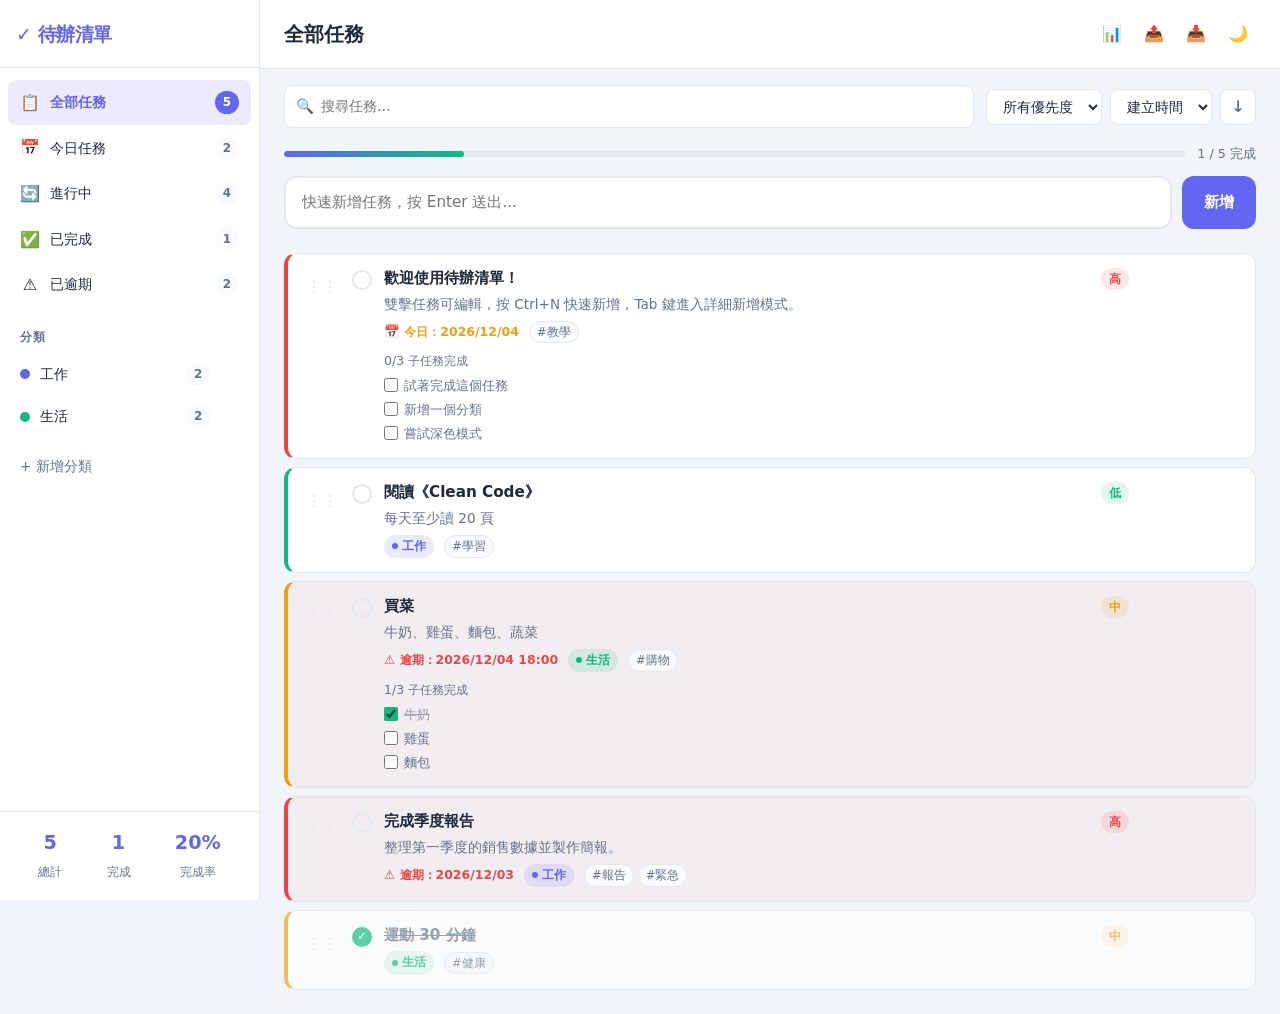
<file: index.html>
<!DOCTYPE html>
<html lang="zh-TW" data-theme="light">
<head>
    <meta charset="UTF-8">
    <meta name="viewport" content="width=device-width, initial-scale=1.0">
    <title>待辦清單</title>
    <link rel="stylesheet" href="styles.css">
</head>
<body>
    <div class="app">
        <!-- 側邊欄 -->
        <aside class="sidebar" id="sidebar">
            <div class="sidebar-header">
                <h1 class="logo">✓ 待辦清單</h1>
                <button class="sidebar-toggle" id="sidebarToggle" aria-label="關閉選單">✕</button>
            </div>

            <nav class="sidebar-nav">
                <ul class="nav-list">
                    <li class="nav-item active" data-filter="all">
                        <span class="nav-icon">📋</span>
                        <span class="nav-label">全部任務</span>
                        <span class="nav-count" id="countAll">0</span>
                    </li>
                    <li class="nav-item" data-filter="today">
                        <span class="nav-icon">📅</span>
                        <span class="nav-label">今日任務</span>
                        <span class="nav-count" id="countToday">0</span>
                    </li>
                    <li class="nav-item" data-filter="active">
                        <span class="nav-icon">🔄</span>
                        <span class="nav-label">進行中</span>
                        <span class="nav-count" id="countActive">0</span>
                    </li>
                    <li class="nav-item" data-filter="completed">
                        <span class="nav-icon">✅</span>
                        <span class="nav-label">已完成</span>
                        <span class="nav-count" id="countCompleted">0</span>
                    </li>
                    <li class="nav-item" data-filter="overdue">
                        <span class="nav-icon">⚠️</span>
                        <span class="nav-label">已逾期</span>
                        <span class="nav-count" id="countOverdue">0</span>
                    </li>
                </ul>

                <div class="nav-section-title">分類</div>
                <ul class="nav-list" id="categoryList">
                    <!-- 動態生成 -->
                </ul>

                <button class="add-category-btn" id="addCategoryBtn">+ 新增分類</button>
            </nav>

            <div class="sidebar-footer">
                <div class="stats-mini">
                    <div class="stat-mini-item">
                        <span id="statTotal">0</span>
                        <small>總計</small>
                    </div>
                    <div class="stat-mini-item">
                        <span id="statDone">0</span>
                        <small>完成</small>
                    </div>
                    <div class="stat-mini-item">
                        <span id="statRate">0%</span>
                        <small>完成率</small>
                    </div>
                </div>
            </div>
        </aside>

        <!-- 主內容 -->
        <main class="main">
            <!-- 頂部工具列 -->
            <header class="topbar">
                <div class="topbar-left">
                    <button class="menu-btn" id="menuBtn" aria-label="開啟選單">☰</button>
                    <h2 class="current-view" id="currentViewTitle">全部任務</h2>
                </div>
                <div class="topbar-right">
                    <button class="icon-btn" id="statsBtn" title="統計">📊</button>
                    <button class="icon-btn" id="exportBtn" title="匯出">📤</button>
                    <button class="icon-btn" id="importBtn" title="匯入">📥</button>
                    <button class="icon-btn" id="themeBtn" title="切換主題">🌙</button>
                    <input type="file" id="importFile" accept=".json" style="display:none">
                </div>
            </header>

            <!-- 搜尋與篩選列 -->
            <div class="filter-bar">
                <div class="search-box">
                    <span class="search-icon">🔍</span>
                    <input type="text" id="searchInput" placeholder="搜尋任務..." class="search-input">
                    <button class="clear-search" id="clearSearch">✕</button>
                </div>
                <div class="filter-controls">
                    <select class="filter-select" id="priorityFilter">
                        <option value="">所有優先度</option>
                        <option value="high">🔴 高</option>
                        <option value="medium">🟡 中</option>
                        <option value="low">🟢 低</option>
                    </select>
                    <select class="filter-select" id="sortSelect">
                        <option value="created">建立時間</option>
                        <option value="dueDate">截止日期</option>
                        <option value="priority">優先度</option>
                        <option value="title">名稱</option>
                    </select>
                    <button class="icon-btn sort-dir-btn" id="sortDirBtn" title="排序方向">↓</button>
                </div>
            </div>

            <!-- 進度條 -->
            <div class="progress-section">
                <div class="progress-bar-wrap">
                    <div class="progress-bar-fill" id="progressFill"></div>
                </div>
                <span class="progress-label" id="progressLabel">0 / 0 完成</span>
            </div>

            <!-- 快速新增 -->
            <div class="quick-add">
                <input type="text" id="quickAddInput" placeholder="快速新增任務，按 Enter 送出..." class="quick-add-input">
                <button class="add-btn" id="quickAddBtn">新增</button>
            </div>

            <!-- 批次操作 -->
            <div class="bulk-actions" id="bulkActions" style="display:none">
                <label class="select-all-wrap">
                    <input type="checkbox" id="selectAll"> 全選
                </label>
                <span class="selected-count" id="selectedCount">已選 0 項</span>
                <button class="bulk-btn danger" id="bulkDeleteBtn">刪除</button>
                <button class="bulk-btn" id="bulkCompleteBtn">完成</button>
                <button class="bulk-btn" id="bulkUncompleteBtn">取消完成</button>
                <button class="bulk-btn danger" id="clearCompletedBtn">清除已完成</button>
            </div>

            <!-- 任務列表 -->
            <div class="task-list" id="taskList">
                <!-- 動態生成 -->
            </div>

            <!-- 空狀態 -->
            <div class="empty-state" id="emptyState" style="display:none">
                <div class="empty-icon">📭</div>
                <h3>沒有任務</h3>
                <p>點擊上方「新增」或按 Enter 來新增任務</p>
            </div>
        </main>
    </div>

    <!-- 新增/編輯任務 Modal -->
    <div class="modal-overlay" id="taskModal" style="display:none">
        <div class="modal">
            <div class="modal-header">
                <h3 id="modalTitle">新增任務</h3>
                <button class="modal-close" id="modalClose">✕</button>
            </div>
            <div class="modal-body">
                <div class="form-group">
                    <label for="taskTitle">任務名稱 *</label>
                    <input type="text" id="taskTitle" placeholder="輸入任務名稱" maxlength="200">
                </div>
                <div class="form-group">
                    <label for="taskDesc">描述</label>
                    <textarea id="taskDesc" placeholder="輸入任務描述（可選）" rows="3"></textarea>
                </div>
                <div class="form-row">
                    <div class="form-group">
                        <label for="taskPriority">優先度</label>
                        <select id="taskPriority">
                            <option value="low">🟢 低</option>
                            <option value="medium" selected>🟡 中</option>
                            <option value="high">🔴 高</option>
                        </select>
                    </div>
                    <div class="form-group">
                        <label for="taskCategory">分類</label>
                        <select id="taskCategory">
                            <option value="">無分類</option>
                        </select>
                    </div>
                </div>
                <div class="form-row">
                    <div class="form-group">
                        <label for="taskDueDate">截止日期</label>
                        <input type="date" id="taskDueDate">
                    </div>
                    <div class="form-group">
                        <label for="taskDueTime">截止時間</label>
                        <input type="time" id="taskDueTime">
                    </div>
                </div>
                <div class="form-group">
                    <label>標籤</label>
                    <div class="tag-input-wrap">
                        <input type="text" id="tagInput" placeholder="輸入標籤後按 Enter">
                        <div class="tags-preview" id="tagsPreview"></div>
                    </div>
                </div>
                <div class="form-group">
                    <label>子任務</label>
                    <div class="subtask-input-wrap">
                        <input type="text" id="subtaskInput" placeholder="輸入子任務後按 Enter">
                        <div class="subtask-list" id="subtaskList"></div>
                    </div>
                </div>
            </div>
            <div class="modal-footer">
                <button class="btn-secondary" id="modalCancel">取消</button>
                <button class="btn-primary" id="modalSave">儲存</button>
            </div>
        </div>
    </div>

    <!-- 新增分類 Modal -->
    <div class="modal-overlay" id="categoryModal" style="display:none">
        <div class="modal modal-sm">
            <div class="modal-header">
                <h3>新增分類</h3>
                <button class="modal-close" id="categoryModalClose">✕</button>
            </div>
            <div class="modal-body">
                <div class="form-group">
                    <label for="categoryName">分類名稱</label>
                    <input type="text" id="categoryName" placeholder="輸入分類名稱">
                </div>
                <div class="form-group">
                    <label>分類顏色</label>
                    <div class="color-picker" id="colorPicker">
                        <span class="color-dot selected" data-color="#6366f1" style="background:#6366f1"></span>
                        <span class="color-dot" data-color="#ec4899" style="background:#ec4899"></span>
                        <span class="color-dot" data-color="#f59e0b" style="background:#f59e0b"></span>
                        <span class="color-dot" data-color="#10b981" style="background:#10b981"></span>
                        <span class="color-dot" data-color="#3b82f6" style="background:#3b82f6"></span>
                        <span class="color-dot" data-color="#ef4444" style="background:#ef4444"></span>
                        <span class="color-dot" data-color="#8b5cf6" style="background:#8b5cf6"></span>
                        <span class="color-dot" data-color="#06b6d4" style="background:#06b6d4"></span>
                    </div>
                </div>
            </div>
            <div class="modal-footer">
                <button class="btn-secondary" id="categoryModalCancel">取消</button>
                <button class="btn-primary" id="categoryModalSave">儲存</button>
            </div>
        </div>
    </div>

    <!-- 統計 Modal -->
    <div class="modal-overlay" id="statsModal" style="display:none">
        <div class="modal">
            <div class="modal-header">
                <h3>任務統計</h3>
                <button class="modal-close" id="statsModalClose">✕</button>
            </div>
            <div class="modal-body">
                <div class="stats-grid">
                    <div class="stat-card">
                        <div class="stat-num" id="sTotalTasks">0</div>
                        <div class="stat-desc">總任務數</div>
                    </div>
                    <div class="stat-card completed">
                        <div class="stat-num" id="sCompletedTasks">0</div>
                        <div class="stat-desc">已完成</div>
                    </div>
                    <div class="stat-card active">
                        <div class="stat-num" id="sActiveTasks">0</div>
                        <div class="stat-desc">進行中</div>
                    </div>
                    <div class="stat-card overdue">
                        <div class="stat-num" id="sOverdueTasks">0</div>
                        <div class="stat-desc">已逾期</div>
                    </div>
                </div>
                <div class="stats-priority">
                    <h4>優先度分佈</h4>
                    <div class="priority-bar-wrap">
                        <div class="priority-bar-item">
                            <span>高</span>
                            <div class="bar-track"><div class="bar-fill high" id="sHighBar"></div></div>
                            <span id="sHighCount">0</span>
                        </div>
                        <div class="priority-bar-item">
                            <span>中</span>
                            <div class="bar-track"><div class="bar-fill medium" id="sMedBar"></div></div>
                            <span id="sMedCount">0</span>
                        </div>
                        <div class="priority-bar-item">
                            <span>低</span>
                            <div class="bar-track"><div class="bar-fill low" id="sLowBar"></div></div>
                            <span id="sLowCount">0</span>
                        </div>
                    </div>
                </div>
                <div class="stats-completion">
                    <h4>完成率</h4>
                    <div class="big-progress">
                        <svg viewBox="0 0 120 120" class="donut">
                            <circle class="donut-bg" cx="60" cy="60" r="50"/>
                            <circle class="donut-fill" id="donutFill" cx="60" cy="60" r="50"
                                    stroke-dasharray="0 314" stroke-dashoffset="78.5"/>
                        </svg>
                        <div class="donut-label" id="donutLabel">0%</div>
                    </div>
                </div>
            </div>
        </div>
    </div>

    <!-- Toast 通知 -->
    <div class="toast-container" id="toastContainer"></div>

    <script src="script.js"></script>
</body>
</html>
</file>
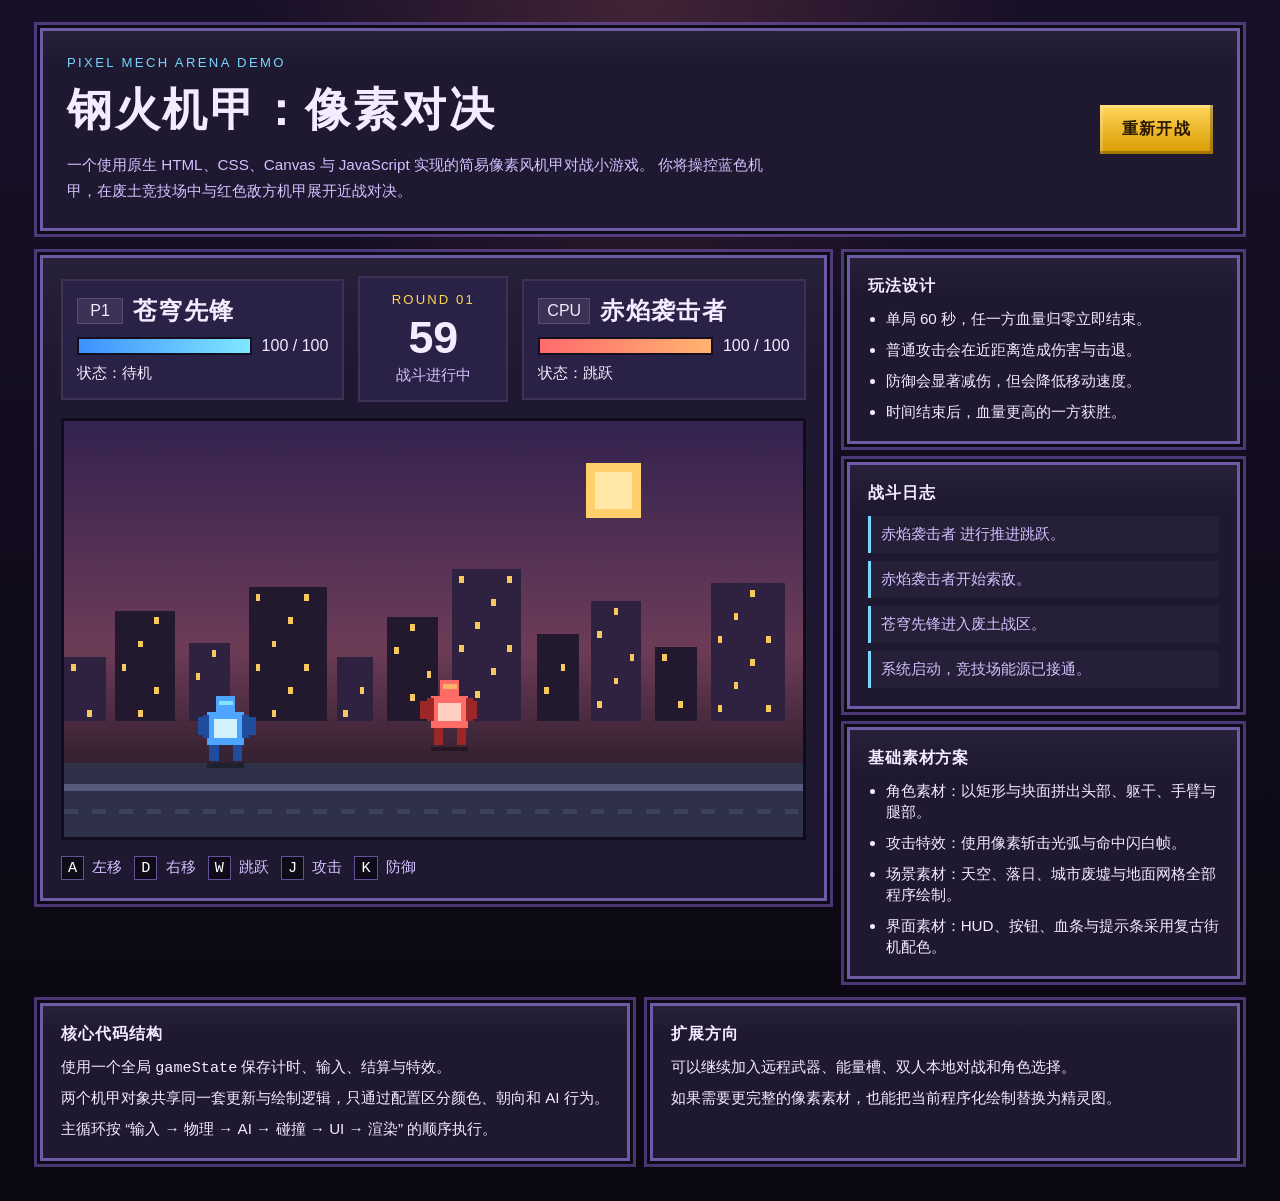
<file: p01/index.html>
<!DOCTYPE html>
<html lang="zh-CN">
<head>
    <meta charset="UTF-8">
    <meta name="viewport" content="width=device-width, initial-scale=1.0">
    <title>钢火机甲：像素对决</title>
    <link rel="stylesheet" href="styles.css">
</head>
<body>
    <main class="page-shell">
        <section class="hero-panel">
            <div>
                <p class="eyebrow">Pixel Mech Arena Demo</p>
                <h1>钢火机甲：像素对决</h1>
                <p class="hero-copy">
                    一个使用原生 HTML、CSS、Canvas 与 JavaScript 实现的简易像素风机甲对战小游戏。
                    你将操控蓝色机甲，在废土竞技场中与红色敌方机甲展开近战对决。
                </p>
            </div>
            <button id="restartButton" class="retro-button" type="button">重新开战</button>
        </section>

        <section class="game-layout">
            <div class="arena-frame">
                <div class="hud" aria-label="战斗信息">
                    <article class="pilot-card pilot-left">
                        <div class="pilot-meta">
                            <span class="pilot-tag">P1</span>
                            <h2>苍穹先锋</h2>
                        </div>
                        <div class="bar-panel">
                            <div class="bar-track">
                                <div id="playerHealthBar" class="bar-fill bar-player"></div>
                            </div>
                            <span id="playerHealthText">100 / 100</span>
                        </div>
                        <p id="playerState" class="state-text">状态：待机</p>
                    </article>

                    <div class="timer-panel">
                        <span class="round-label">ROUND 01</span>
                        <strong id="timerText">60</strong>
                        <span id="statusText">战斗开始</span>
                    </div>

                    <article class="pilot-card pilot-right">
                        <div class="pilot-meta">
                            <span class="pilot-tag">CPU</span>
                            <h2>赤焰袭击者</h2>
                        </div>
                        <div class="bar-panel">
                            <div class="bar-track">
                                <div id="enemyHealthBar" class="bar-fill bar-enemy"></div>
                            </div>
                            <span id="enemyHealthText">100 / 100</span>
                        </div>
                        <p id="enemyState" class="state-text">状态：巡航</p>
                    </article>
                </div>

                <div class="canvas-wrap">
                    <canvas id="gameCanvas" width="320" height="180" aria-label="像素风机甲战斗场景"></canvas>
                    <div id="resultBanner" class="result-banner hidden"></div>
                </div>

                <div class="control-strip">
                    <span><kbd>A</kbd> 左移</span>
                    <span><kbd>D</kbd> 右移</span>
                    <span><kbd>W</kbd> 跳跃</span>
                    <span><kbd>J</kbd> 攻击</span>
                    <span><kbd>K</kbd> 防御</span>
                </div>
            </div>

            <aside class="info-panel">
                <section class="info-card">
                    <h3>玩法设计</h3>
                    <ul>
                        <li>单局 60 秒，任一方血量归零立即结束。</li>
                        <li>普通攻击会在近距离造成伤害与击退。</li>
                        <li>防御会显著减伤，但会降低移动速度。</li>
                        <li>时间结束后，血量更高的一方获胜。</li>
                    </ul>
                </section>

                <section class="info-card">
                    <h3>战斗日志</h3>
                    <div id="battleLog" class="battle-log" aria-live="polite"></div>
                </section>

                <section class="info-card">
                    <h3>基础素材方案</h3>
                    <ul>
                        <li>角色素材：以矩形与块面拼出头部、躯干、手臂与腿部。</li>
                        <li>攻击特效：使用像素斩击光弧与命中闪白帧。</li>
                        <li>场景素材：天空、落日、城市废墟与地面网格全部程序绘制。</li>
                        <li>界面素材：HUD、按钮、血条与提示条采用复古街机配色。</li>
                    </ul>
                </section>
            </aside>
        </section>

        <section class="doc-grid">
            <article class="doc-card">
                <h3>核心代码结构</h3>
                <p>使用一个全局 <code>gameState</code> 保存计时、输入、结算与特效。</p>
                <p>两个机甲对象共享同一套更新与绘制逻辑，只通过配置区分颜色、朝向和 AI 行为。</p>
                <p>主循环按 “输入 → 物理 → AI → 碰撞 → UI → 渲染” 的顺序执行。</p>
            </article>

            <article class="doc-card">
                <h3>扩展方向</h3>
                <p>可以继续加入远程武器、能量槽、双人本地对战和角色选择。</p>
                <p>如果需要更完整的像素素材，也能把当前程序化绘制替换为精灵图。</p>
            </article>
        </section>
    </main>

    <script src="script.js"></script>
</body>
</html>
</file>
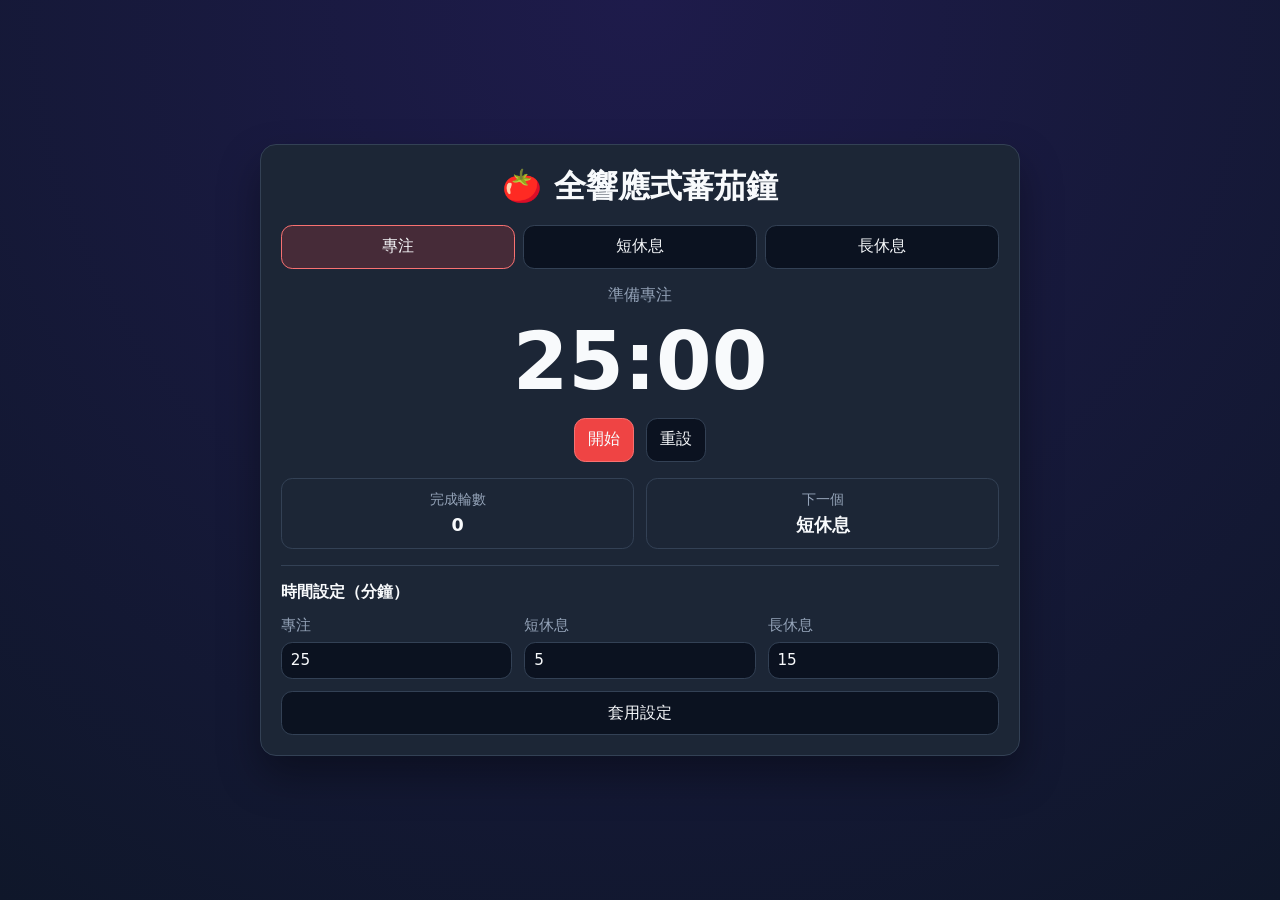
<file: p02-pomodoro/index.html>
<!DOCTYPE html>
<html lang="zh-Hant">
<head>
  <meta charset="UTF-8">
  <meta name="viewport" content="width=device-width, initial-scale=1.0">
  <title>全響應式蕃茄鐘</title>
  <link rel="stylesheet" href="styles.css">
</head>
<body>
  <main class="app">
    <section class="card">
      <h1>🍅 全響應式蕃茄鐘</h1>

      <div class="mode-tabs" role="tablist" aria-label="模式切換">
        <button class="tab active" data-mode="work">專注</button>
        <button class="tab" data-mode="shortBreak">短休息</button>
        <button class="tab" data-mode="longBreak">長休息</button>
      </div>

      <p id="status" class="status">準備開始專注</p>
      <div class="timer" id="timer" aria-live="polite">25:00</div>

      <div class="actions">
        <button id="startPauseBtn" class="btn primary">開始</button>
        <button id="resetBtn" class="btn">重設</button>
      </div>

      <div class="stats">
        <div class="stat">
          <span class="label">完成輪數</span>
          <span id="sessionCount" class="value">0</span>
        </div>
        <div class="stat">
          <span class="label">下一個</span>
          <span id="nextMode" class="value">專注</span>
        </div>
      </div>

      <form class="settings" id="settingsForm">
        <h2>時間設定（分鐘）</h2>
        <label>專注
          <input type="number" id="workInput" min="1" max="90" value="25">
        </label>
        <label>短休息
          <input type="number" id="shortBreakInput" min="1" max="30" value="5">
        </label>
        <label>長休息
          <input type="number" id="longBreakInput" min="1" max="60" value="15">
        </label>
        <button type="submit" class="btn">套用設定</button>
      </form>
    </section>
  </main>

  <script src="script.js"></script>
</body>
</html>
</file>
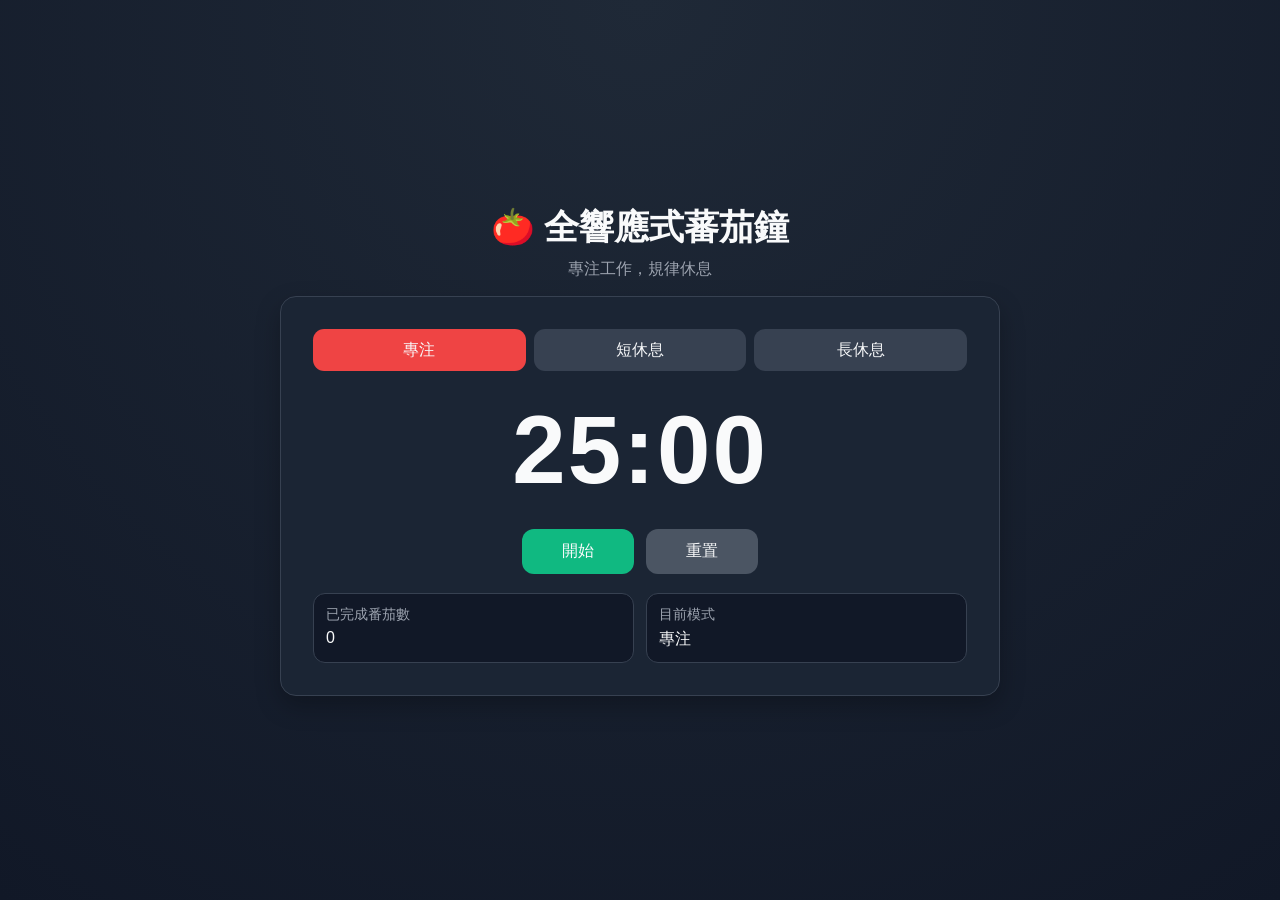
<file: pomodoro/index.html>
<!DOCTYPE html>
<html lang="zh-Hant">
<head>
  <meta charset="UTF-8" />
  <meta name="viewport" content="width=device-width, initial-scale=1.0" />
  <title>蕃茄鐘</title>
  <link rel="stylesheet" href="styles.css" />
</head>
<body>
  <main class="app">
    <header class="header">
      <h1>🍅 全響應式蕃茄鐘</h1>
      <p>專注工作，規律休息</p>
    </header>

    <section class="timer-card">
      <div class="mode-switch" role="tablist" aria-label="計時模式">
        <button class="mode-btn active" data-mode="focus">專注</button>
        <button class="mode-btn" data-mode="shortBreak">短休息</button>
        <button class="mode-btn" data-mode="longBreak">長休息</button>
      </div>

      <div class="time-display" id="timeDisplay" aria-live="polite">25:00</div>

      <div class="controls">
        <button id="startPauseBtn" class="primary-btn">開始</button>
        <button id="resetBtn" class="secondary-btn">重置</button>
      </div>

      <div class="stats">
        <div class="stat-item">
          <span class="label">已完成番茄數</span>
          <span id="sessionCount">0</span>
        </div>
        <div class="stat-item">
          <span class="label">目前模式</span>
          <span id="currentMode">專注</span>
        </div>
      </div>
    </section>
  </main>

  <script src="script.js"></script>
</body>
</html>
</file>
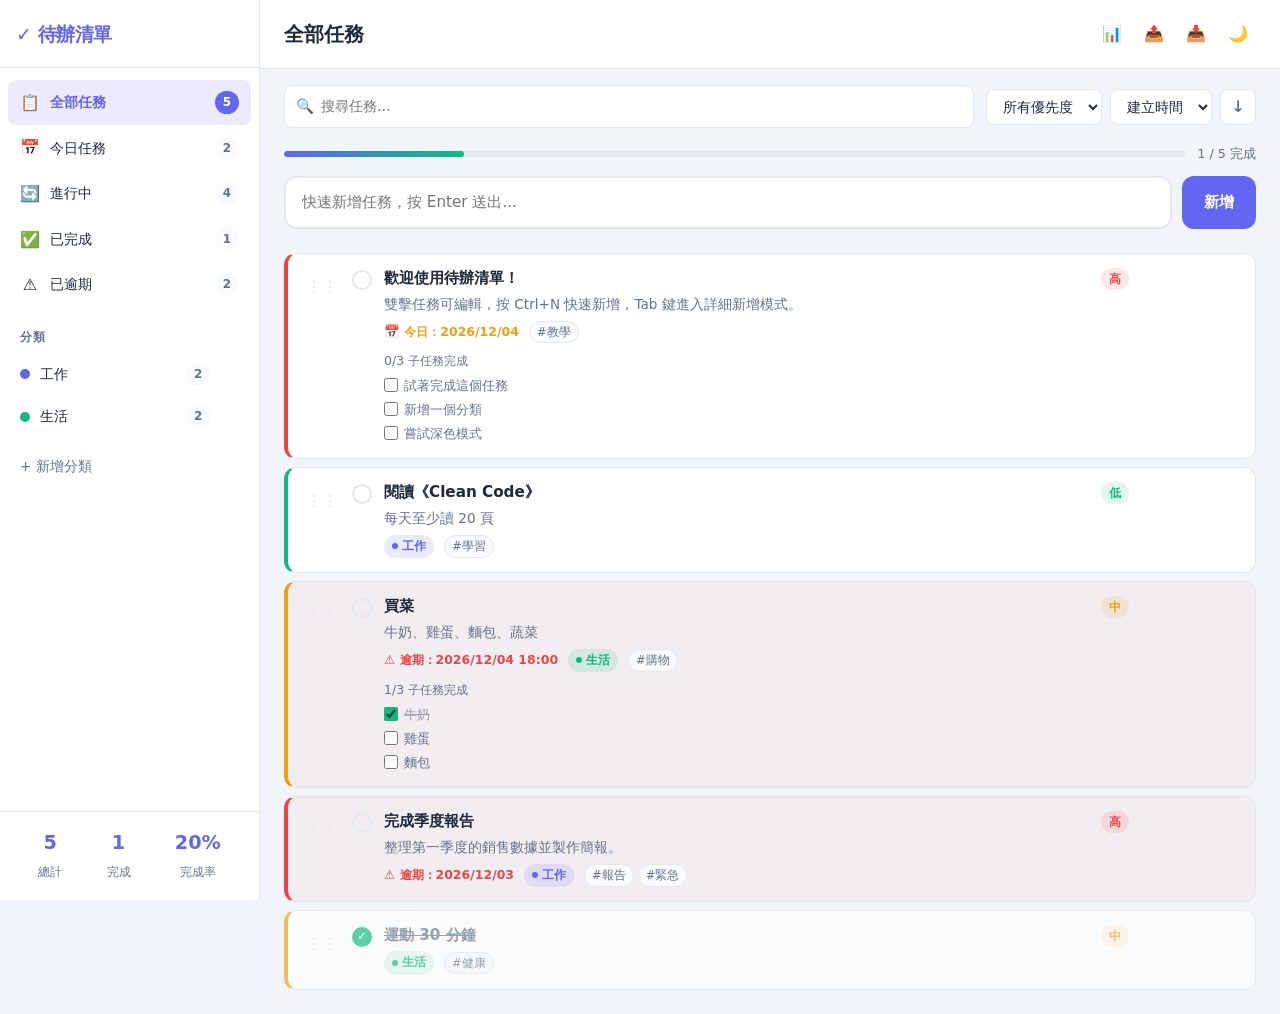
<file: index_combined.html>
<!DOCTYPE html>
<html lang="zh-TW" data-theme="light">
<head>
    <meta charset="UTF-8">
    <meta name="viewport" content="width=device-width, initial-scale=1.0">
    <title>待辦清單</title>
    <style>
/* ===== CSS 變數 ===== */
:root {
    --bg: #f1f5f9;
    --surface: #ffffff;
    --surface2: #f8fafc;
    --border: #e2e8f0;
    --text: #1e293b;
    --text-muted: #64748b;
    --primary: #6366f1;
    --primary-light: #818cf8;
    --primary-dark: #4f46e5;
    --success: #10b981;
    --danger: #ef4444;
    --warning: #f59e0b;
    --sidebar-w: 260px;
    --radius: 12px;
    --radius-sm: 8px;
    --shadow: 0 1px 3px rgba(0,0,0,.08), 0 4px 12px rgba(0,0,0,.06);
    --shadow-lg: 0 8px 24px rgba(0,0,0,.12);
    --transition: .2s ease;
}

[data-theme="dark"] {
    --bg: #0f172a;
    --surface: #1e293b;
    --surface2: #273549;
    --border: #334155;
    --text: #f1f5f9;
    --text-muted: #94a3b8;
    --shadow: 0 1px 3px rgba(0,0,0,.3), 0 4px 12px rgba(0,0,0,.2);
    --shadow-lg: 0 8px 24px rgba(0,0,0,.4);
}

/* ===== 重置 ===== */
*, *::before, *::after { box-sizing: border-box; margin: 0; padding: 0; }
html { font-size: 16px; }
body {
    font-family: 'Segoe UI', 'Microsoft JhengHei', system-ui, sans-serif;
    background: var(--bg);
    color: var(--text);
    line-height: 1.6;
    transition: background var(--transition), color var(--transition);
}
button { cursor: pointer; border: none; background: none; font: inherit; }
input, select, textarea { font: inherit; color: var(--text); }
ul { list-style: none; }

/* ===== 布局 ===== */
.app {
    display: flex;
    min-height: 100vh;
}

/* ===== 側邊欄 ===== */
.sidebar {
    width: var(--sidebar-w);
    background: var(--surface);
    border-right: 1px solid var(--border);
    display: flex;
    flex-direction: column;
    position: fixed;
    top: 0; left: 0; bottom: 0;
    z-index: 100;
    transition: transform var(--transition), background var(--transition);
    overflow-y: auto;
}

.sidebar-header {
    display: flex;
    align-items: center;
    justify-content: space-between;
    padding: 20px 16px 16px;
    border-bottom: 1px solid var(--border);
}

.logo {
    font-size: 1.2rem;
    font-weight: 700;
    color: var(--primary);
    letter-spacing: -.5px;
}

.sidebar-toggle {
    display: none;
    width: 32px; height: 32px;
    border-radius: 50%;
    align-items: center;
    justify-content: center;
    color: var(--text-muted);
    font-size: 1rem;
}

.sidebar-nav {
    flex: 1;
    padding: 12px 8px;
    overflow-y: auto;
}

.nav-list { margin-bottom: 4px; }

.nav-item {
    display: flex;
    align-items: center;
    gap: 10px;
    padding: 10px 12px;
    border-radius: var(--radius-sm);
    cursor: pointer;
    transition: all var(--transition);
    user-select: none;
    position: relative;
}

.nav-item:hover { background: var(--surface2); }
.nav-item.active {
    background: #ede9fe;
    color: var(--primary);
    font-weight: 600;
}
[data-theme="dark"] .nav-item.active { background: rgba(99,102,241,.2); }

.nav-icon { font-size: 1rem; width: 20px; text-align: center; }
.nav-label { flex: 1; font-size: .9rem; }
.nav-count {
    background: var(--surface2);
    color: var(--text-muted);
    font-size: .75rem;
    font-weight: 600;
    padding: 2px 7px;
    border-radius: 20px;
    min-width: 24px;
    text-align: center;
}
.nav-item.active .nav-count {
    background: var(--primary);
    color: white;
}

.nav-section-title {
    font-size: .75rem;
    font-weight: 700;
    text-transform: uppercase;
    letter-spacing: .08em;
    color: var(--text-muted);
    padding: 16px 12px 6px;
}

.category-nav-item {
    display: flex;
    align-items: center;
    gap: 10px;
    padding: 9px 12px;
    border-radius: var(--radius-sm);
    cursor: pointer;
    transition: all var(--transition);
    font-size: .9rem;
}
.category-nav-item:hover { background: var(--surface2); }
.category-nav-item.active { background: var(--surface2); font-weight: 600; }

.cat-dot {
    width: 10px; height: 10px;
    border-radius: 50%;
    flex-shrink: 0;
}

.category-nav-item .nav-count {
    margin-left: auto;
}

.category-delete-btn {
    opacity: 0;
    color: var(--text-muted);
    font-size: .8rem;
    padding: 2px 4px;
    border-radius: 4px;
    transition: opacity var(--transition);
}
.category-nav-item:hover .category-delete-btn { opacity: 1; }
.category-delete-btn:hover { color: var(--danger); background: rgba(239,68,68,.1); }

.add-category-btn {
    width: 100%;
    padding: 10px 12px;
    text-align: left;
    font-size: .85rem;
    color: var(--text-muted);
    border-radius: var(--radius-sm);
    transition: all var(--transition);
    margin-top: 4px;
}
.add-category-btn:hover { background: var(--surface2); color: var(--primary); }

.sidebar-footer {
    padding: 16px;
    border-top: 1px solid var(--border);
}

.stats-mini {
    display: flex;
    justify-content: space-around;
    text-align: center;
}

.stat-mini-item span {
    display: block;
    font-size: 1.2rem;
    font-weight: 700;
    color: var(--primary);
}

.stat-mini-item small {
    font-size: .72rem;
    color: var(--text-muted);
}

/* ===== 主區域 ===== */
.main {
    flex: 1;
    margin-left: var(--sidebar-w);
    display: flex;
    flex-direction: column;
    min-height: 100vh;
    max-width: 100%;
}

/* ===== 頂部工具列 ===== */
.topbar {
    display: flex;
    align-items: center;
    justify-content: space-between;
    padding: 16px 24px;
    background: var(--surface);
    border-bottom: 1px solid var(--border);
    position: sticky;
    top: 0;
    z-index: 50;
    transition: background var(--transition);
}

.topbar-left { display: flex; align-items: center; gap: 14px; }

.menu-btn {
    font-size: 1.2rem;
    color: var(--text-muted);
    padding: 6px 8px;
    border-radius: var(--radius-sm);
    transition: all var(--transition);
    display: none;
}
.menu-btn:hover { background: var(--surface2); color: var(--text); }

.current-view { font-size: 1.25rem; font-weight: 700; }

.topbar-right { display: flex; align-items: center; gap: 6px; }

.icon-btn {
    width: 36px; height: 36px;
    border-radius: var(--radius-sm);
    display: flex; align-items: center; justify-content: center;
    font-size: 1rem;
    color: var(--text-muted);
    transition: all var(--transition);
}
.icon-btn:hover { background: var(--surface2); color: var(--text); }

/* ===== 篩選列 ===== */
.filter-bar {
    display: flex;
    gap: 12px;
    padding: 16px 24px;
    align-items: center;
    flex-wrap: wrap;
}

.search-box {
    flex: 1;
    min-width: 200px;
    position: relative;
    display: flex;
    align-items: center;
}

.search-icon {
    position: absolute;
    left: 12px;
    font-size: .9rem;
    pointer-events: none;
}

.search-input {
    width: 100%;
    padding: 9px 36px 9px 36px;
    border: 1px solid var(--border);
    border-radius: var(--radius-sm);
    background: var(--surface);
    font-size: .9rem;
    transition: border-color var(--transition), background var(--transition);
}
.search-input:focus {
    outline: none;
    border-color: var(--primary);
    box-shadow: 0 0 0 3px rgba(99,102,241,.15);
}

.clear-search {
    position: absolute;
    right: 10px;
    color: var(--text-muted);
    font-size: .8rem;
    display: none;
}
.clear-search.visible { display: block; }
.clear-search:hover { color: var(--danger); }

.filter-controls {
    display: flex;
    gap: 8px;
    align-items: center;
}

.filter-select {
    padding: 8px 12px;
    border: 1px solid var(--border);
    border-radius: var(--radius-sm);
    background: var(--surface);
    font-size: .85rem;
    cursor: pointer;
    transition: border-color var(--transition), background var(--transition);
}
.filter-select:focus { outline: none; border-color: var(--primary); }

.sort-dir-btn {
    border: 1px solid var(--border);
    background: var(--surface);
    font-size: 1rem;
    font-weight: 700;
}

/* ===== 進度條 ===== */
.progress-section {
    display: flex;
    align-items: center;
    gap: 12px;
    padding: 0 24px 12px;
}

.progress-bar-wrap {
    flex: 1;
    height: 6px;
    background: var(--border);
    border-radius: 10px;
    overflow: hidden;
}

.progress-bar-fill {
    height: 100%;
    background: linear-gradient(90deg, var(--primary), var(--success));
    border-radius: 10px;
    transition: width .5s ease;
    width: 0%;
}

.progress-label {
    font-size: .8rem;
    color: var(--text-muted);
    white-space: nowrap;
}

/* ===== 快速新增 ===== */
.quick-add {
    display: flex;
    gap: 10px;
    padding: 0 24px 16px;
}

.quick-add-input {
    flex: 1;
    padding: 12px 16px;
    border: 2px solid var(--border);
    border-radius: var(--radius);
    background: var(--surface);
    font-size: .95rem;
    transition: all var(--transition);
}
.quick-add-input:focus {
    outline: none;
    border-color: var(--primary);
    box-shadow: 0 0 0 4px rgba(99,102,241,.12);
}

.add-btn {
    padding: 12px 22px;
    background: var(--primary);
    color: white;
    border-radius: var(--radius);
    font-size: .95rem;
    font-weight: 600;
    transition: all var(--transition);
    white-space: nowrap;
}
.add-btn:hover { background: var(--primary-dark); transform: translateY(-1px); box-shadow: var(--shadow); }
.add-btn:active { transform: translateY(0); }

/* ===== 批次操作 ===== */
.bulk-actions {
    display: flex;
    align-items: center;
    gap: 10px;
    padding: 10px 24px;
    background: #ede9fe;
    border-top: 1px solid var(--border);
    border-bottom: 1px solid var(--border);
    flex-wrap: wrap;
}
[data-theme="dark"] .bulk-actions { background: rgba(99,102,241,.15); }

.select-all-wrap {
    display: flex;
    align-items: center;
    gap: 6px;
    cursor: pointer;
    font-size: .9rem;
    font-weight: 600;
}

.selected-count {
    color: var(--text-muted);
    font-size: .85rem;
    margin-left: 4px;
}

.bulk-btn {
    padding: 6px 14px;
    border-radius: var(--radius-sm);
    font-size: .85rem;
    font-weight: 600;
    background: var(--surface);
    border: 1px solid var(--border);
    transition: all var(--transition);
}
.bulk-btn:hover { background: var(--primary); color: white; border-color: var(--primary); }
.bulk-btn.danger:hover { background: var(--danger); border-color: var(--danger); }

/* ===== 任務列表 ===== */
.task-list {
    padding: 8px 24px 24px;
    display: flex;
    flex-direction: column;
    gap: 8px;
}

.task-item {
    background: var(--surface);
    border: 1px solid var(--border);
    border-radius: var(--radius);
    padding: 14px 16px;
    display: flex;
    align-items: flex-start;
    gap: 12px;
    transition: all var(--transition);
    cursor: default;
    animation: taskIn .2s ease;
    position: relative;
}

@keyframes taskIn {
    from { opacity: 0; transform: translateY(-6px); }
    to   { opacity: 1; transform: translateY(0); }
}

.task-item:hover {
    box-shadow: var(--shadow);
    border-color: var(--primary-light);
}

.task-item.completed {
    opacity: .65;
}
.task-item.completed .task-title {
    text-decoration: line-through;
    color: var(--text-muted);
}

.task-item.priority-high { border-left: 4px solid var(--danger); }
.task-item.priority-medium { border-left: 4px solid var(--warning); }
.task-item.priority-low { border-left: 4px solid var(--success); }

.task-item.overdue { background: rgba(239,68,68,.04); }
[data-theme="dark"] .task-item.overdue { background: rgba(239,68,68,.08); }

.task-checkbox {
    width: 20px; height: 20px;
    border: 2px solid var(--border);
    border-radius: 50%;
    display: flex; align-items: center; justify-content: center;
    flex-shrink: 0;
    cursor: pointer;
    transition: all var(--transition);
    margin-top: 2px;
}
.task-checkbox:hover { border-color: var(--primary); background: rgba(99,102,241,.1); }
.task-checkbox.checked {
    background: var(--success);
    border-color: var(--success);
    color: white;
    font-size: .75rem;
}

.task-select {
    width: 16px; height: 16px;
    flex-shrink: 0;
    cursor: pointer;
    margin-top: 4px;
    accent-color: var(--primary);
}

.task-body { flex: 1; min-width: 0; }

.task-header { display: flex; align-items: flex-start; gap: 8px; margin-bottom: 4px; }

.task-title {
    font-size: .95rem;
    font-weight: 600;
    line-height: 1.4;
    word-break: break-word;
    flex: 1;
}

.task-priority-badge {
    font-size: .72rem;
    font-weight: 700;
    padding: 2px 8px;
    border-radius: 20px;
    white-space: nowrap;
    flex-shrink: 0;
}
.badge-high { background: rgba(239,68,68,.12); color: var(--danger); }
.badge-medium { background: rgba(245,158,11,.12); color: var(--warning); }
.badge-low { background: rgba(16,185,129,.12); color: var(--success); }

.task-desc {
    font-size: .85rem;
    color: var(--text-muted);
    margin-bottom: 6px;
    line-height: 1.5;
    white-space: pre-wrap;
    word-break: break-word;
}

.task-meta {
    display: flex;
    align-items: center;
    gap: 10px;
    flex-wrap: wrap;
    font-size: .78rem;
    color: var(--text-muted);
}

.task-due {
    display: flex;
    align-items: center;
    gap: 4px;
}
.task-due.overdue { color: var(--danger); font-weight: 600; }
.task-due.today { color: var(--warning); font-weight: 600; }

.task-category-badge {
    display: flex;
    align-items: center;
    gap: 4px;
    padding: 2px 8px;
    border-radius: 20px;
    font-size: .75rem;
    font-weight: 600;
}

.task-tags { display: flex; gap: 4px; flex-wrap: wrap; }

.task-tag {
    background: var(--surface2);
    border: 1px solid var(--border);
    color: var(--text-muted);
    padding: 1px 7px;
    border-radius: 20px;
    font-size: .72rem;
}

.task-subtasks { margin-top: 8px; }

.subtask-progress {
    font-size: .78rem;
    color: var(--text-muted);
    margin-bottom: 4px;
}

.subtask-mini-list { display: flex; flex-direction: column; gap: 3px; }

.subtask-mini-item {
    display: flex;
    align-items: center;
    gap: 6px;
    font-size: .82rem;
    color: var(--text-muted);
}

.subtask-mini-checkbox {
    width: 14px; height: 14px;
    border: 1.5px solid var(--border);
    border-radius: 3px;
    flex-shrink: 0;
    cursor: pointer;
    accent-color: var(--success);
}

.subtask-mini-title.done { text-decoration: line-through; opacity: .6; }

.task-actions {
    display: flex;
    align-items: center;
    gap: 4px;
    opacity: 0;
    transition: opacity var(--transition);
    flex-shrink: 0;
}
.task-item:hover .task-actions { opacity: 1; }

.task-action-btn {
    width: 30px; height: 30px;
    border-radius: var(--radius-sm);
    display: flex; align-items: center; justify-content: center;
    font-size: .85rem;
    color: var(--text-muted);
    transition: all var(--transition);
}
.task-action-btn:hover { background: var(--surface2); color: var(--text); }
.task-action-btn.delete:hover { background: rgba(239,68,68,.1); color: var(--danger); }

.drag-handle {
    color: var(--border);
    font-size: 1rem;
    cursor: grab;
    padding: 4px 2px;
    transition: color var(--transition);
    flex-shrink: 0;
    margin-top: 2px;
}
.drag-handle:hover { color: var(--text-muted); }
.task-item.dragging { opacity: .5; box-shadow: var(--shadow-lg); }
.task-item.drag-over { border-color: var(--primary); background: rgba(99,102,241,.04); }

/* ===== 空狀態 ===== */
.empty-state {
    text-align: center;
    padding: 60px 24px;
    color: var(--text-muted);
}
.empty-icon { font-size: 3rem; margin-bottom: 16px; }
.empty-state h3 { font-size: 1.2rem; margin-bottom: 8px; color: var(--text); }
.empty-state p { font-size: .9rem; }

/* ===== Modal ===== */
.modal-overlay {
    position: fixed;
    inset: 0;
    background: rgba(0,0,0,.4);
    z-index: 200;
    display: flex;
    align-items: center;
    justify-content: center;
    padding: 16px;
    animation: fadeIn .15s ease;
}

@keyframes fadeIn { from { opacity: 0; } to { opacity: 1; } }

.modal {
    background: var(--surface);
    border-radius: var(--radius);
    width: 100%;
    max-width: 560px;
    max-height: 90vh;
    display: flex;
    flex-direction: column;
    box-shadow: var(--shadow-lg);
    animation: slideUp .2s ease;
    overflow: hidden;
}

.modal-sm { max-width: 380px; }

@keyframes slideUp {
    from { transform: translateY(20px); opacity: 0; }
    to   { transform: translateY(0); opacity: 1; }
}

.modal-header {
    display: flex;
    align-items: center;
    justify-content: space-between;
    padding: 18px 20px;
    border-bottom: 1px solid var(--border);
    flex-shrink: 0;
}

.modal-header h3 { font-size: 1.1rem; font-weight: 700; }

.modal-close {
    width: 32px; height: 32px;
    border-radius: 50%;
    display: flex; align-items: center; justify-content: center;
    color: var(--text-muted);
    transition: all var(--transition);
    font-size: .9rem;
}
.modal-close:hover { background: var(--surface2); color: var(--danger); }

.modal-body {
    padding: 20px;
    overflow-y: auto;
    flex: 1;
    display: flex;
    flex-direction: column;
    gap: 16px;
}

.modal-footer {
    display: flex;
    justify-content: flex-end;
    gap: 10px;
    padding: 16px 20px;
    border-top: 1px solid var(--border);
    flex-shrink: 0;
}

.form-group {
    display: flex;
    flex-direction: column;
    gap: 6px;
}

.form-row {
    display: grid;
    grid-template-columns: 1fr 1fr;
    gap: 12px;
}

.form-group label {
    font-size: .85rem;
    font-weight: 600;
    color: var(--text-muted);
}

.form-group input,
.form-group select,
.form-group textarea {
    padding: 10px 12px;
    border: 1px solid var(--border);
    border-radius: var(--radius-sm);
    background: var(--surface2);
    font-size: .9rem;
    transition: border-color var(--transition), background var(--transition);
    resize: vertical;
}

.form-group input:focus,
.form-group select:focus,
.form-group textarea:focus {
    outline: none;
    border-color: var(--primary);
    box-shadow: 0 0 0 3px rgba(99,102,241,.12);
}

/* 標籤輸入 */
.tag-input-wrap { display: flex; flex-direction: column; gap: 8px; }

.tag-input-wrap input {
    padding: 9px 12px;
    border: 1px solid var(--border);
    border-radius: var(--radius-sm);
    background: var(--surface2);
    font-size: .9rem;
}
.tag-input-wrap input:focus { outline: none; border-color: var(--primary); }

.tags-preview { display: flex; gap: 6px; flex-wrap: wrap; }

.tag-chip {
    display: flex;
    align-items: center;
    gap: 4px;
    background: rgba(99,102,241,.12);
    color: var(--primary);
    padding: 3px 10px;
    border-radius: 20px;
    font-size: .8rem;
    font-weight: 600;
}

.tag-remove {
    cursor: pointer;
    font-size: .75rem;
    opacity: .7;
}
.tag-remove:hover { opacity: 1; color: var(--danger); }

/* 子任務 */
.subtask-input-wrap { display: flex; flex-direction: column; gap: 8px; }

.subtask-input-wrap input {
    padding: 9px 12px;
    border: 1px solid var(--border);
    border-radius: var(--radius-sm);
    background: var(--surface2);
    font-size: .9rem;
}
.subtask-input-wrap input:focus { outline: none; border-color: var(--primary); }

.subtask-list { display: flex; flex-direction: column; gap: 4px; }

.subtask-edit-item {
    display: flex;
    align-items: center;
    gap: 8px;
    padding: 6px 10px;
    background: var(--surface2);
    border-radius: var(--radius-sm);
    font-size: .85rem;
}

.subtask-edit-item span { flex: 1; }

.subtask-remove {
    color: var(--text-muted);
    font-size: .8rem;
    cursor: pointer;
}
.subtask-remove:hover { color: var(--danger); }

/* 顏色選擇器 */
.color-picker { display: flex; gap: 10px; flex-wrap: wrap; }

.color-dot {
    width: 28px; height: 28px;
    border-radius: 50%;
    cursor: pointer;
    transition: transform var(--transition);
    border: 3px solid transparent;
}
.color-dot:hover { transform: scale(1.2); }
.color-dot.selected { border-color: var(--text); transform: scale(1.1); }

/* 按鈕 */
.btn-primary {
    padding: 10px 22px;
    background: var(--primary);
    color: white;
    border-radius: var(--radius-sm);
    font-size: .9rem;
    font-weight: 600;
    transition: all var(--transition);
}
.btn-primary:hover { background: var(--primary-dark); }

.btn-secondary {
    padding: 10px 22px;
    background: var(--surface2);
    color: var(--text);
    border: 1px solid var(--border);
    border-radius: var(--radius-sm);
    font-size: .9rem;
    font-weight: 600;
    transition: all var(--transition);
}
.btn-secondary:hover { background: var(--border); }

/* ===== 統計 ===== */
.stats-grid {
    display: grid;
    grid-template-columns: repeat(2, 1fr);
    gap: 12px;
    margin-bottom: 20px;
}

.stat-card {
    background: var(--surface2);
    border-radius: var(--radius);
    padding: 20px;
    text-align: center;
    border: 1px solid var(--border);
}

.stat-card.completed { border-color: var(--success); }
.stat-card.active { border-color: var(--primary); }
.stat-card.overdue { border-color: var(--danger); }

.stat-num {
    font-size: 2rem;
    font-weight: 800;
    color: var(--primary);
}
.stat-card.completed .stat-num { color: var(--success); }
.stat-card.active .stat-num { color: var(--primary); }
.stat-card.overdue .stat-num { color: var(--danger); }

.stat-desc { font-size: .82rem; color: var(--text-muted); margin-top: 4px; }

.stats-priority { margin-bottom: 20px; }
.stats-priority h4, .stats-completion h4 {
    font-size: .9rem;
    font-weight: 700;
    margin-bottom: 12px;
    color: var(--text-muted);
    text-transform: uppercase;
    letter-spacing: .05em;
}

.priority-bar-wrap { display: flex; flex-direction: column; gap: 10px; }

.priority-bar-item {
    display: grid;
    grid-template-columns: 24px 1fr 28px;
    align-items: center;
    gap: 10px;
    font-size: .85rem;
    font-weight: 600;
}

.bar-track {
    height: 10px;
    background: var(--border);
    border-radius: 10px;
    overflow: hidden;
}

.bar-fill {
    height: 100%;
    border-radius: 10px;
    transition: width .5s ease;
    width: 0%;
}
.bar-fill.high { background: var(--danger); }
.bar-fill.medium { background: var(--warning); }
.bar-fill.low { background: var(--success); }

.stats-completion { text-align: center; }

.big-progress {
    position: relative;
    width: 140px;
    height: 140px;
    margin: 0 auto;
}

.donut {
    width: 100%; height: 100%;
    transform: rotate(-90deg);
}

.donut-bg {
    fill: none;
    stroke: var(--border);
    stroke-width: 10;
}

.donut-fill {
    fill: none;
    stroke: var(--primary);
    stroke-width: 10;
    stroke-linecap: round;
    transition: stroke-dasharray .6s ease;
}

.donut-label {
    position: absolute;
    inset: 0;
    display: flex;
    align-items: center;
    justify-content: center;
    font-size: 1.6rem;
    font-weight: 800;
    color: var(--primary);
}

/* ===== Toast ===== */
.toast-container {
    position: fixed;
    bottom: 24px;
    right: 24px;
    z-index: 500;
    display: flex;
    flex-direction: column;
    gap: 10px;
    pointer-events: none;
}

.toast {
    background: var(--surface);
    border: 1px solid var(--border);
    border-radius: var(--radius-sm);
    padding: 12px 18px;
    box-shadow: var(--shadow-lg);
    font-size: .9rem;
    font-weight: 500;
    display: flex;
    align-items: center;
    gap: 8px;
    animation: toastIn .25s ease;
    pointer-events: auto;
    min-width: 200px;
    max-width: 320px;
}

.toast.success { border-left: 4px solid var(--success); }
.toast.error { border-left: 4px solid var(--danger); }
.toast.info { border-left: 4px solid var(--primary); }

@keyframes toastIn {
    from { opacity: 0; transform: translateX(20px); }
    to   { opacity: 1; transform: translateX(0); }
}
@keyframes toastOut {
    from { opacity: 1; transform: translateX(0); }
    to   { opacity: 0; transform: translateX(20px); }
}

/* ===== 響應式 ===== */
.sidebar-overlay {
    display: none;
    position: fixed;
    inset: 0;
    background: rgba(0,0,0,.4);
    z-index: 90;
}

@media (max-width: 768px) {
    .sidebar {
        transform: translateX(-100%);
        box-shadow: var(--shadow-lg);
    }
    .sidebar.open { transform: translateX(0); }
    .sidebar-toggle { display: flex; }
    .sidebar-overlay.visible { display: block; }

    .main { margin-left: 0; }
    .menu-btn { display: flex; }

    .filter-bar { flex-direction: column; align-items: stretch; }
    .filter-controls { justify-content: flex-end; }

    .form-row { grid-template-columns: 1fr; }
    .stats-grid { grid-template-columns: 1fr 1fr; }

    .topbar { padding: 14px 16px; }
    .quick-add { padding: 0 16px 12px; }
    .filter-bar { padding: 12px 16px; }
    .task-list { padding: 8px 16px 24px; }
    .progress-section { padding: 0 16px 10px; }
    .bulk-actions { padding: 10px 16px; }
}

@media (max-width: 480px) {
    .task-actions { opacity: 1; }
}

</style>
</head>
<body>
    <div class="app">
        <!-- 側邊欄 -->
        <aside class="sidebar" id="sidebar">
            <div class="sidebar-header">
                <h1 class="logo">✓ 待辦清單</h1>
                <button class="sidebar-toggle" id="sidebarToggle" aria-label="關閉選單">✕</button>
            </div>

            <nav class="sidebar-nav">
                <ul class="nav-list">
                    <li class="nav-item active" data-filter="all">
                        <span class="nav-icon">📋</span>
                        <span class="nav-label">全部任務</span>
                        <span class="nav-count" id="countAll">0</span>
                    </li>
                    <li class="nav-item" data-filter="today">
                        <span class="nav-icon">📅</span>
                        <span class="nav-label">今日任務</span>
                        <span class="nav-count" id="countToday">0</span>
                    </li>
                    <li class="nav-item" data-filter="active">
                        <span class="nav-icon">🔄</span>
                        <span class="nav-label">進行中</span>
                        <span class="nav-count" id="countActive">0</span>
                    </li>
                    <li class="nav-item" data-filter="completed">
                        <span class="nav-icon">✅</span>
                        <span class="nav-label">已完成</span>
                        <span class="nav-count" id="countCompleted">0</span>
                    </li>
                    <li class="nav-item" data-filter="overdue">
                        <span class="nav-icon">⚠️</span>
                        <span class="nav-label">已逾期</span>
                        <span class="nav-count" id="countOverdue">0</span>
                    </li>
                </ul>

                <div class="nav-section-title">分類</div>
                <ul class="nav-list" id="categoryList">
                    <!-- 動態生成 -->
                </ul>

                <button class="add-category-btn" id="addCategoryBtn">+ 新增分類</button>
            </nav>

            <div class="sidebar-footer">
                <div class="stats-mini">
                    <div class="stat-mini-item">
                        <span id="statTotal">0</span>
                        <small>總計</small>
                    </div>
                    <div class="stat-mini-item">
                        <span id="statDone">0</span>
                        <small>完成</small>
                    </div>
                    <div class="stat-mini-item">
                        <span id="statRate">0%</span>
                        <small>完成率</small>
                    </div>
                </div>
            </div>
        </aside>

        <!-- 主內容 -->
        <main class="main">
            <!-- 頂部工具列 -->
            <header class="topbar">
                <div class="topbar-left">
                    <button class="menu-btn" id="menuBtn" aria-label="開啟選單">☰</button>
                    <h2 class="current-view" id="currentViewTitle">全部任務</h2>
                </div>
                <div class="topbar-right">
                    <button class="icon-btn" id="statsBtn" title="統計">📊</button>
                    <button class="icon-btn" id="exportBtn" title="匯出">📤</button>
                    <button class="icon-btn" id="importBtn" title="匯入">📥</button>
                    <button class="icon-btn" id="themeBtn" title="切換主題">🌙</button>
                    <input type="file" id="importFile" accept=".json" style="display:none">
                </div>
            </header>

            <!-- 搜尋與篩選列 -->
            <div class="filter-bar">
                <div class="search-box">
                    <span class="search-icon">🔍</span>
                    <input type="text" id="searchInput" placeholder="搜尋任務..." class="search-input">
                    <button class="clear-search" id="clearSearch">✕</button>
                </div>
                <div class="filter-controls">
                    <select class="filter-select" id="priorityFilter">
                        <option value="">所有優先度</option>
                        <option value="high">🔴 高</option>
                        <option value="medium">🟡 中</option>
                        <option value="low">🟢 低</option>
                    </select>
                    <select class="filter-select" id="sortSelect">
                        <option value="created">建立時間</option>
                        <option value="dueDate">截止日期</option>
                        <option value="priority">優先度</option>
                        <option value="title">名稱</option>
                    </select>
                    <button class="icon-btn sort-dir-btn" id="sortDirBtn" title="排序方向">↓</button>
                </div>
            </div>

            <!-- 進度條 -->
            <div class="progress-section">
                <div class="progress-bar-wrap">
                    <div class="progress-bar-fill" id="progressFill"></div>
                </div>
                <span class="progress-label" id="progressLabel">0 / 0 完成</span>
            </div>

            <!-- 快速新增 -->
            <div class="quick-add">
                <input type="text" id="quickAddInput" placeholder="快速新增任務，按 Enter 送出..." class="quick-add-input">
                <button class="add-btn" id="quickAddBtn">新增</button>
            </div>

            <!-- 批次操作 -->
            <div class="bulk-actions" id="bulkActions" style="display:none">
                <label class="select-all-wrap">
                    <input type="checkbox" id="selectAll"> 全選
                </label>
                <span class="selected-count" id="selectedCount">已選 0 項</span>
                <button class="bulk-btn danger" id="bulkDeleteBtn">刪除</button>
                <button class="bulk-btn" id="bulkCompleteBtn">完成</button>
                <button class="bulk-btn" id="bulkUncompleteBtn">取消完成</button>
                <button class="bulk-btn danger" id="clearCompletedBtn">清除已完成</button>
            </div>

            <!-- 任務列表 -->
            <div class="task-list" id="taskList">
                <!-- 動態生成 -->
            </div>

            <!-- 空狀態 -->
            <div class="empty-state" id="emptyState" style="display:none">
                <div class="empty-icon">📭</div>
                <h3>沒有任務</h3>
                <p>點擊上方「新增」或按 Enter 來新增任務</p>
            </div>
        </main>
    </div>

    <!-- 新增/編輯任務 Modal -->
    <div class="modal-overlay" id="taskModal" style="display:none">
        <div class="modal">
            <div class="modal-header">
                <h3 id="modalTitle">新增任務</h3>
                <button class="modal-close" id="modalClose">✕</button>
            </div>
            <div class="modal-body">
                <div class="form-group">
                    <label for="taskTitle">任務名稱 *</label>
                    <input type="text" id="taskTitle" placeholder="輸入任務名稱" maxlength="200">
                </div>
                <div class="form-group">
                    <label for="taskDesc">描述</label>
                    <textarea id="taskDesc" placeholder="輸入任務描述（可選）" rows="3"></textarea>
                </div>
                <div class="form-row">
                    <div class="form-group">
                        <label for="taskPriority">優先度</label>
                        <select id="taskPriority">
                            <option value="low">🟢 低</option>
                            <option value="medium" selected>🟡 中</option>
                            <option value="high">🔴 高</option>
                        </select>
                    </div>
                    <div class="form-group">
                        <label for="taskCategory">分類</label>
                        <select id="taskCategory">
                            <option value="">無分類</option>
                        </select>
                    </div>
                </div>
                <div class="form-row">
                    <div class="form-group">
                        <label for="taskDueDate">截止日期</label>
                        <input type="date" id="taskDueDate">
                    </div>
                    <div class="form-group">
                        <label for="taskDueTime">截止時間</label>
                        <input type="time" id="taskDueTime">
                    </div>
                </div>
                <div class="form-group">
                    <label>標籤</label>
                    <div class="tag-input-wrap">
                        <input type="text" id="tagInput" placeholder="輸入標籤後按 Enter">
                        <div class="tags-preview" id="tagsPreview"></div>
                    </div>
                </div>
                <div class="form-group">
                    <label>子任務</label>
                    <div class="subtask-input-wrap">
                        <input type="text" id="subtaskInput" placeholder="輸入子任務後按 Enter">
                        <div class="subtask-list" id="subtaskList"></div>
                    </div>
                </div>
            </div>
            <div class="modal-footer">
                <button class="btn-secondary" id="modalCancel">取消</button>
                <button class="btn-primary" id="modalSave">儲存</button>
            </div>
        </div>
    </div>

    <!-- 新增分類 Modal -->
    <div class="modal-overlay" id="categoryModal" style="display:none">
        <div class="modal modal-sm">
            <div class="modal-header">
                <h3>新增分類</h3>
                <button class="modal-close" id="categoryModalClose">✕</button>
            </div>
            <div class="modal-body">
                <div class="form-group">
                    <label for="categoryName">分類名稱</label>
                    <input type="text" id="categoryName" placeholder="輸入分類名稱">
                </div>
                <div class="form-group">
                    <label>分類顏色</label>
                    <div class="color-picker" id="colorPicker">
                        <span class="color-dot selected" data-color="#6366f1" style="background:#6366f1"></span>
                        <span class="color-dot" data-color="#ec4899" style="background:#ec4899"></span>
                        <span class="color-dot" data-color="#f59e0b" style="background:#f59e0b"></span>
                        <span class="color-dot" data-color="#10b981" style="background:#10b981"></span>
                        <span class="color-dot" data-color="#3b82f6" style="background:#3b82f6"></span>
                        <span class="color-dot" data-color="#ef4444" style="background:#ef4444"></span>
                        <span class="color-dot" data-color="#8b5cf6" style="background:#8b5cf6"></span>
                        <span class="color-dot" data-color="#06b6d4" style="background:#06b6d4"></span>
                    </div>
                </div>
            </div>
            <div class="modal-footer">
                <button class="btn-secondary" id="categoryModalCancel">取消</button>
                <button class="btn-primary" id="categoryModalSave">儲存</button>
            </div>
        </div>
    </div>

    <!-- 統計 Modal -->
    <div class="modal-overlay" id="statsModal" style="display:none">
        <div class="modal">
            <div class="modal-header">
                <h3>任務統計</h3>
                <button class="modal-close" id="statsModalClose">✕</button>
            </div>
            <div class="modal-body">
                <div class="stats-grid">
                    <div class="stat-card">
                        <div class="stat-num" id="sTotalTasks">0</div>
                        <div class="stat-desc">總任務數</div>
                    </div>
                    <div class="stat-card completed">
                        <div class="stat-num" id="sCompletedTasks">0</div>
                        <div class="stat-desc">已完成</div>
                    </div>
                    <div class="stat-card active">
                        <div class="stat-num" id="sActiveTasks">0</div>
                        <div class="stat-desc">進行中</div>
                    </div>
                    <div class="stat-card overdue">
                        <div class="stat-num" id="sOverdueTasks">0</div>
                        <div class="stat-desc">已逾期</div>
                    </div>
                </div>
                <div class="stats-priority">
                    <h4>優先度分佈</h4>
                    <div class="priority-bar-wrap">
                        <div class="priority-bar-item">
                            <span>高</span>
                            <div class="bar-track"><div class="bar-fill high" id="sHighBar"></div></div>
                            <span id="sHighCount">0</span>
                        </div>
                        <div class="priority-bar-item">
                            <span>中</span>
                            <div class="bar-track"><div class="bar-fill medium" id="sMedBar"></div></div>
                            <span id="sMedCount">0</span>
                        </div>
                        <div class="priority-bar-item">
                            <span>低</span>
                            <div class="bar-track"><div class="bar-fill low" id="sLowBar"></div></div>
                            <span id="sLowCount">0</span>
                        </div>
                    </div>
                </div>
                <div class="stats-completion">
                    <h4>完成率</h4>
                    <div class="big-progress">
                        <svg viewBox="0 0 120 120" class="donut">
                            <circle class="donut-bg" cx="60" cy="60" r="50"/>
                            <circle class="donut-fill" id="donutFill" cx="60" cy="60" r="50"
                                    stroke-dasharray="0 314" stroke-dashoffset="78.5"/>
                        </svg>
                        <div class="donut-label" id="donutLabel">0%</div>
                    </div>
                </div>
            </div>
        </div>
    </div>

    <!-- Toast 通知 -->
    <div class="toast-container" id="toastContainer"></div>

    <script>
/* ===== 資料模型 ===== */
let state = {
    tasks: [],
    categories: [],
    currentFilter: 'all',
    currentCategory: null,
    searchQuery: '',
    priorityFilter: '',
    sortBy: 'created',
    sortAsc: false,
    selectedTasks: new Set(),
    editingTaskId: null,
    editingTags: [],
    editingSubtasks: [],
    selectedColor: '#6366f1',
    dragSrcId: null,
};

const STORAGE_KEYS = { tasks: 'todo_tasks', categories: 'todo_categories' };

/* ===== 持久化 ===== */
function save() {
    localStorage.setItem(STORAGE_KEYS.tasks, JSON.stringify(state.tasks));
    localStorage.setItem(STORAGE_KEYS.categories, JSON.stringify(state.categories));
}

function load() {
    try {
        state.tasks = JSON.parse(localStorage.getItem(STORAGE_KEYS.tasks)) || [];
        state.categories = JSON.parse(localStorage.getItem(STORAGE_KEYS.categories)) || [];
    } catch { state.tasks = []; state.categories = []; }
}

/* ===== 輔助函數 ===== */
function genId() { return Date.now().toString(36) + Math.random().toString(36).slice(2, 7); }

function today() {
    const d = new Date();
    return `${d.getFullYear()}-${pad2(d.getMonth()+1)}-${pad2(d.getDate())}`;
}

function pad2(n) { return n.toString().padStart(2, '0'); }

function formatDate(dateStr) {
    if (!dateStr) return '';
    const [y, m, d] = dateStr.split('-');
    return `${y}/${m}/${d}`;
}

function isOverdue(task) {
    if (!task.dueDate || task.completed) return false;
    const due = new Date(task.dueDate + (task.dueTime ? 'T' + task.dueTime : 'T23:59:59'));
    return due < new Date();
}

function isToday(task) {
    if (!task.dueDate) return false;
    return task.dueDate === today();
}

function getCategory(id) { return state.categories.find(c => c.id === id); }

function showToast(msg, type = 'info') {
    const container = document.getElementById('toastContainer');
    const toast = document.createElement('div');
    toast.className = `toast ${type}`;
    const icons = { success: '✅', error: '❌', info: 'ℹ️' };
    toast.innerHTML = `<span>${icons[type]}</span><span>${msg}</span>`;
    container.appendChild(toast);
    setTimeout(() => {
        toast.style.animation = 'toastOut .25s ease forwards';
        setTimeout(() => toast.remove(), 250);
    }, 2800);
}

/* ===== 篩選與排序 ===== */
function getFilteredTasks() {
    let list = [...state.tasks];

    // 分類篩選
    if (state.currentCategory) {
        list = list.filter(t => t.categoryId === state.currentCategory);
    }

    // 視圖篩選
    switch (state.currentFilter) {
        case 'today':    list = list.filter(t => isToday(t)); break;
        case 'active':   list = list.filter(t => !t.completed); break;
        case 'completed':list = list.filter(t => t.completed); break;
        case 'overdue':  list = list.filter(t => isOverdue(t)); break;
    }

    // 優先度篩選
    if (state.priorityFilter) {
        list = list.filter(t => t.priority === state.priorityFilter);
    }

    // 搜尋
    if (state.searchQuery) {
        const q = state.searchQuery.toLowerCase();
        list = list.filter(t =>
            t.title.toLowerCase().includes(q) ||
            (t.desc || '').toLowerCase().includes(q) ||
            (t.tags || []).some(tag => tag.toLowerCase().includes(q))
        );
    }

    // 排序
    list.sort((a, b) => {
        let va, vb;
        switch (state.sortBy) {
            case 'dueDate':
                va = a.dueDate || '9999-99-99';
                vb = b.dueDate || '9999-99-99';
                break;
            case 'priority': {
                const p = { high: 0, medium: 1, low: 2 };
                va = p[a.priority] ?? 1;
                vb = p[b.priority] ?? 1;
                break;
            }
            case 'title':
                va = a.title.toLowerCase();
                vb = b.title.toLowerCase();
                break;
            default: // created
                va = a.createdAt;
                vb = b.createdAt;
        }
        if (va < vb) return state.sortAsc ? -1 : 1;
        if (va > vb) return state.sortAsc ? 1 : -1;
        return 0;
    });

    // 已完成沉底
    const active = list.filter(t => !t.completed);
    const done   = list.filter(t => t.completed);
    return [...active, ...done];
}

/* ===== 計數 ===== */
function getCounts() {
    const t = state.tasks;
    return {
        all: t.length,
        today: t.filter(isToday).length,
        active: t.filter(x => !x.completed).length,
        completed: t.filter(x => x.completed).length,
        overdue: t.filter(isOverdue).length,
    };
}

/* ===== 渲染 ===== */
function render() {
    renderTaskList();
    renderSidebar();
    renderProgress();
    updateBulkActionsVisibility();
}

function renderTaskList() {
    const list = getFilteredTasks();
    const container = document.getElementById('taskList');
    const empty = document.getElementById('emptyState');

    if (list.length === 0) {
        container.innerHTML = '';
        empty.style.display = 'block';
        return;
    }
    empty.style.display = 'none';

    container.innerHTML = list.map(task => renderTaskItem(task)).join('');

    // 子任務 checkbox 事件
    container.querySelectorAll('.subtask-mini-checkbox').forEach(el => {
        el.addEventListener('change', () => {
            const taskId = el.closest('.task-item').dataset.id;
            const idx = parseInt(el.dataset.index);
            const task = state.tasks.find(t => t.id === taskId);
            if (task && task.subtasks[idx]) {
                task.subtasks[idx].done = el.checked;
                save();
                render();
            }
        });
    });

    // 拖曳
    container.querySelectorAll('.task-item[draggable]').forEach(el => {
        el.addEventListener('dragstart', onDragStart);
        el.addEventListener('dragover', onDragOver);
        el.addEventListener('drop', onDrop);
        el.addEventListener('dragend', onDragEnd);
    });
}

function renderTaskItem(task) {
    const cat = task.categoryId ? getCategory(task.categoryId) : null;
    const overdue = isOverdue(task);
    const isTaskToday = isToday(task);
    const priorityLabels = { high: '高', medium: '中', low: '低' };
    const selected = state.selectedTasks.has(task.id);
    const showBulk = state.selectedTasks.size > 0;

    const subtasksDone = (task.subtasks || []).filter(s => s.done).length;
    const subtasksTotal = (task.subtasks || []).length;

    let dueMeta = '';
    if (task.dueDate) {
        const cls = overdue ? 'overdue' : (isTaskToday ? 'today' : '');
        const icon = overdue ? '⚠️' : '📅';
        const label = overdue ? '逾期：' : (isTaskToday ? '今日：' : '');
        dueMeta = `<span class="task-due ${cls}">${icon} ${label}${formatDate(task.dueDate)}${task.dueTime ? ' ' + task.dueTime : ''}</span>`;
    }

    const catMeta = cat
        ? `<span class="task-category-badge" style="background:${cat.color}22;color:${cat.color}">
               <span style="width:6px;height:6px;border-radius:50%;background:${cat.color};display:inline-block"></span>
               ${cat.name}
           </span>`
        : '';

    const tagsMeta = (task.tags || []).length
        ? `<div class="task-tags">${task.tags.map(t => `<span class="task-tag">#${t}</span>`).join('')}</div>`
        : '';

    const subtasksMeta = subtasksTotal
        ? `<div class="task-subtasks">
               <div class="subtask-progress">${subtasksDone}/${subtasksTotal} 子任務完成</div>
               <div class="subtask-mini-list">
                   ${task.subtasks.map((s, i) =>
                       `<div class="subtask-mini-item">
                           <input type="checkbox" class="subtask-mini-checkbox" data-index="${i}" ${s.done ? 'checked' : ''}>
                           <span class="subtask-mini-title ${s.done ? 'done' : ''}">${escHtml(s.title)}</span>
                       </div>`
                   ).join('')}
               </div>
           </div>`
        : '';

    return `<div class="task-item priority-${task.priority} ${task.completed ? 'completed' : ''} ${overdue ? 'overdue' : ''}"
                 data-id="${task.id}" draggable="true">
        ${showBulk ? `<input type="checkbox" class="task-select" data-id="${task.id}" ${selected ? 'checked' : ''} onchange="toggleSelectTask('${task.id}', this.checked)">` : ''}
        <div class="drag-handle" title="拖曳排序">⋮⋮</div>
        <div class="task-checkbox ${task.completed ? 'checked' : ''}" onclick="toggleTask('${task.id}')">
            ${task.completed ? '✓' : ''}
        </div>
        <div class="task-body">
            <div class="task-header">
                <span class="task-title">${escHtml(task.title)}</span>
                <span class="task-priority-badge badge-${task.priority}">${priorityLabels[task.priority]}</span>
            </div>
            ${task.desc ? `<div class="task-desc">${escHtml(task.desc)}</div>` : ''}
            ${(dueMeta || catMeta || tagsMeta) ? `<div class="task-meta">${dueMeta}${catMeta}${tagsMeta}</div>` : ''}
            ${subtasksMeta}
        </div>
        <div class="task-actions">
            <button class="task-action-btn" onclick="openEditModal('${task.id}')" title="編輯">✏️</button>
            <button class="task-action-btn" onclick="duplicateTask('${task.id}')" title="複製">📋</button>
            <button class="task-action-btn delete" onclick="deleteTask('${task.id}')" title="刪除">🗑️</button>
        </div>
    </div>`;
}

function renderSidebar() {
    const counts = getCounts();
    document.getElementById('countAll').textContent = counts.all;
    document.getElementById('countToday').textContent = counts.today;
    document.getElementById('countActive').textContent = counts.active;
    document.getElementById('countCompleted').textContent = counts.completed;
    document.getElementById('countOverdue').textContent = counts.overdue;

    // mini stats
    const total = state.tasks.length;
    const done = counts.completed;
    document.getElementById('statTotal').textContent = total;
    document.getElementById('statDone').textContent = done;
    document.getElementById('statRate').textContent = total ? Math.round(done / total * 100) + '%' : '0%';

    // 分類列表
    const catList = document.getElementById('categoryList');
    const catSelect = document.getElementById('taskCategory');

    const catCountMap = {};
    state.tasks.forEach(t => { if (t.categoryId) catCountMap[t.categoryId] = (catCountMap[t.categoryId] || 0) + 1; });

    catList.innerHTML = state.categories.map(cat => `
        <li class="category-nav-item ${state.currentCategory === cat.id ? 'active' : ''}" data-cat-id="${cat.id}">
            <span class="cat-dot" style="background:${cat.color}"></span>
            <span style="flex:1;font-size:.9rem">${escHtml(cat.name)}</span>
            <span class="nav-count">${catCountMap[cat.id] || 0}</span>
            <button class="category-delete-btn" onclick="deleteCategory('${cat.id}', event)" title="刪除分類">✕</button>
        </li>
    `).join('');

    catList.querySelectorAll('.category-nav-item').forEach(el => {
        el.addEventListener('click', () => selectCategory(el.dataset.catId));
    });

    // 更新 Modal 分類選擇器
    if (catSelect) {
        const cur = catSelect.value;
        catSelect.innerHTML = '<option value="">無分類</option>' +
            state.categories.map(c => `<option value="${c.id}">${c.name}</option>`).join('');
        catSelect.value = cur;
    }

    // 更新 nav active
    document.querySelectorAll('.nav-item').forEach(el => {
        el.classList.toggle('active', el.dataset.filter === state.currentFilter && !state.currentCategory);
    });
}

function renderProgress() {
    const total = state.tasks.length;
    const done = state.tasks.filter(t => t.completed).length;
    const pct = total ? Math.round(done / total * 100) : 0;
    document.getElementById('progressFill').style.width = pct + '%';
    document.getElementById('progressLabel').textContent = `${done} / ${total} 完成`;
}

function escHtml(str) {
    return (str || '').replace(/&/g,'&amp;').replace(/</g,'&lt;').replace(/>/g,'&gt;').replace(/"/g,'&quot;');
}

/* ===== 任務操作 ===== */
function addTask(data) {
    const task = {
        id: genId(),
        title: data.title.trim(),
        desc: (data.desc || '').trim(),
        priority: data.priority || 'medium',
        categoryId: data.categoryId || null,
        dueDate: data.dueDate || null,
        dueTime: data.dueTime || null,
        tags: data.tags || [],
        subtasks: data.subtasks || [],
        completed: false,
        createdAt: Date.now(),
    };
    state.tasks.unshift(task);
    save();
    render();
    showToast('任務已新增', 'success');
    return task;
}

function updateTask(id, data) {
    const task = state.tasks.find(t => t.id === id);
    if (!task) return;
    Object.assign(task, {
        title: data.title.trim(),
        desc: (data.desc || '').trim(),
        priority: data.priority || 'medium',
        categoryId: data.categoryId || null,
        dueDate: data.dueDate || null,
        dueTime: data.dueTime || null,
        tags: data.tags || [],
        subtasks: data.subtasks || [],
        updatedAt: Date.now(),
    });
    save();
    render();
    showToast('任務已更新', 'success');
}

function toggleTask(id) {
    const task = state.tasks.find(t => t.id === id);
    if (!task) return;
    task.completed = !task.completed;
    save();
    render();
    showToast(task.completed ? '任務完成！' : '任務重新啟動', task.completed ? 'success' : 'info');
}

function deleteTask(id) {
    const idx = state.tasks.findIndex(t => t.id === id);
    if (idx === -1) return;
    state.tasks.splice(idx, 1);
    state.selectedTasks.delete(id);
    save();
    render();
    showToast('任務已刪除', 'info');
}

function duplicateTask(id) {
    const task = state.tasks.find(t => t.id === id);
    if (!task) return;
    const copy = { ...task, id: genId(), title: task.title + ' (複本)', createdAt: Date.now(), completed: false };
    state.tasks.unshift(copy);
    save();
    render();
    showToast('任務已複製', 'success');
}

/* ===== 快速新增 ===== */
document.getElementById('quickAddInput').addEventListener('keydown', e => {
    if (e.key === 'Enter') quickAdd();
});
document.getElementById('quickAddBtn').addEventListener('click', quickAdd);

function quickAdd() {
    const input = document.getElementById('quickAddInput');
    const title = input.value.trim();
    if (!title) { input.focus(); return; }
    addTask({ title, priority: 'medium' });
    input.value = '';
    input.focus();
}

/* ===== Modal 編輯 ===== */
function openAddModal() {
    state.editingTaskId = null;
    state.editingTags = [];
    state.editingSubtasks = [];

    document.getElementById('modalTitle').textContent = '新增任務';
    document.getElementById('taskTitle').value = '';
    document.getElementById('taskDesc').value = '';
    document.getElementById('taskPriority').value = 'medium';
    document.getElementById('taskCategory').value = '';
    document.getElementById('taskDueDate').value = '';
    document.getElementById('taskDueTime').value = '';
    renderTagsPreview();
    renderSubtaskEdit();
    showModal('taskModal');
    setTimeout(() => document.getElementById('taskTitle').focus(), 100);
}

function openEditModal(id) {
    const task = state.tasks.find(t => t.id === id);
    if (!task) return;
    state.editingTaskId = id;
    state.editingTags = [...(task.tags || [])];
    state.editingSubtasks = (task.subtasks || []).map(s => ({ ...s }));

    document.getElementById('modalTitle').textContent = '編輯任務';
    document.getElementById('taskTitle').value = task.title;
    document.getElementById('taskDesc').value = task.desc || '';
    document.getElementById('taskPriority').value = task.priority || 'medium';
    document.getElementById('taskCategory').value = task.categoryId || '';
    document.getElementById('taskDueDate').value = task.dueDate || '';
    document.getElementById('taskDueTime').value = task.dueTime || '';
    renderTagsPreview();
    renderSubtaskEdit();
    showModal('taskModal');
    setTimeout(() => document.getElementById('taskTitle').focus(), 100);
}

document.getElementById('modalSave').addEventListener('click', saveTaskModal);

function saveTaskModal() {
    const title = document.getElementById('taskTitle').value.trim();
    if (!title) {
        document.getElementById('taskTitle').focus();
        showToast('請輸入任務名稱', 'error');
        return;
    }
    const data = {
        title,
        desc: document.getElementById('taskDesc').value,
        priority: document.getElementById('taskPriority').value,
        categoryId: document.getElementById('taskCategory').value || null,
        dueDate: document.getElementById('taskDueDate').value || null,
        dueTime: document.getElementById('taskDueTime').value || null,
        tags: state.editingTags,
        subtasks: state.editingSubtasks,
    };

    if (state.editingTaskId) {
        updateTask(state.editingTaskId, data);
    } else {
        addTask(data);
    }
    hideModal('taskModal');
}

// Modal 快速鍵
document.getElementById('taskTitle').addEventListener('keydown', e => {
    if (e.key === 'Enter' && !e.shiftKey) { e.preventDefault(); saveTaskModal(); }
    if (e.key === 'Escape') hideModal('taskModal');
});

/* ===== 標籤 ===== */
document.getElementById('tagInput').addEventListener('keydown', e => {
    if (e.key === 'Enter') {
        e.preventDefault();
        const val = e.target.value.trim().replace(/^#/, '');
        if (val && !state.editingTags.includes(val)) {
            state.editingTags.push(val);
            renderTagsPreview();
        }
        e.target.value = '';
    }
});

function renderTagsPreview() {
    document.getElementById('tagsPreview').innerHTML = state.editingTags.map((t, i) =>
        `<span class="tag-chip">#${escHtml(t)}<span class="tag-remove" onclick="removeTag(${i})">✕</span></span>`
    ).join('');
}

function removeTag(idx) {
    state.editingTags.splice(idx, 1);
    renderTagsPreview();
}

/* ===== 子任務 ===== */
document.getElementById('subtaskInput').addEventListener('keydown', e => {
    if (e.key === 'Enter') {
        e.preventDefault();
        const val = e.target.value.trim();
        if (val) {
            state.editingSubtasks.push({ title: val, done: false });
            renderSubtaskEdit();
        }
        e.target.value = '';
    }
});

function renderSubtaskEdit() {
    document.getElementById('subtaskList').innerHTML = state.editingSubtasks.map((s, i) =>
        `<div class="subtask-edit-item">
            <span>${escHtml(s.title)}</span>
            <span class="subtask-remove" onclick="removeSubtask(${i})">✕</span>
        </div>`
    ).join('');
}

function removeSubtask(idx) {
    state.editingSubtasks.splice(idx, 1);
    renderSubtaskEdit();
}

/* ===== 分類 ===== */
document.getElementById('addCategoryBtn').addEventListener('click', () => {
    document.getElementById('categoryName').value = '';
    state.selectedColor = '#6366f1';
    document.querySelectorAll('.color-dot').forEach(el => {
        el.classList.toggle('selected', el.dataset.color === state.selectedColor);
    });
    showModal('categoryModal');
    setTimeout(() => document.getElementById('categoryName').focus(), 100);
});

document.getElementById('colorPicker').addEventListener('click', e => {
    const dot = e.target.closest('.color-dot');
    if (!dot) return;
    state.selectedColor = dot.dataset.color;
    document.querySelectorAll('.color-dot').forEach(el => el.classList.remove('selected'));
    dot.classList.add('selected');
});

document.getElementById('categoryModalSave').addEventListener('click', () => {
    const name = document.getElementById('categoryName').value.trim();
    if (!name) { showToast('請輸入分類名稱', 'error'); return; }
    if (state.categories.some(c => c.name === name)) { showToast('分類名稱已存在', 'error'); return; }
    state.categories.push({ id: genId(), name, color: state.selectedColor });
    save();
    render();
    hideModal('categoryModal');
    showToast('分類已新增', 'success');
});

function deleteCategory(id, e) {
    e.stopPropagation();
    const cat = getCategory(id);
    if (!cat) return;
    state.categories = state.categories.filter(c => c.id !== id);
    state.tasks.forEach(t => { if (t.categoryId === id) t.categoryId = null; });
    if (state.currentCategory === id) state.currentCategory = null;
    save();
    render();
    showToast(`分類「${cat.name}」已刪除`, 'info');
}

function selectCategory(catId) {
    if (state.currentCategory === catId) {
        state.currentCategory = null;
    } else {
        state.currentCategory = catId;
        state.currentFilter = 'all';
        updateFilterNav('all');
    }
    render();
    updateViewTitle();
}

/* ===== 篩選導航 ===== */
document.querySelectorAll('.nav-item').forEach(el => {
    el.addEventListener('click', () => {
        state.currentFilter = el.dataset.filter;
        state.currentCategory = null;
        updateFilterNav(state.currentFilter);
        render();
        updateViewTitle();
    });
});

function updateFilterNav(filter) {
    document.querySelectorAll('.nav-item').forEach(el => {
        el.classList.toggle('active', el.dataset.filter === filter);
    });
    document.querySelectorAll('.category-nav-item').forEach(el => el.classList.remove('active'));
}

const viewTitles = { all: '全部任務', today: '今日任務', active: '進行中', completed: '已完成', overdue: '已逾期' };

function updateViewTitle() {
    if (state.currentCategory) {
        const cat = getCategory(state.currentCategory);
        document.getElementById('currentViewTitle').textContent = cat ? cat.name : '分類';
    } else {
        document.getElementById('currentViewTitle').textContent = viewTitles[state.currentFilter] || '全部任務';
    }
}

/* ===== 搜尋 ===== */
document.getElementById('searchInput').addEventListener('input', e => {
    state.searchQuery = e.target.value;
    document.getElementById('clearSearch').classList.toggle('visible', !!state.searchQuery);
    render();
});

document.getElementById('clearSearch').addEventListener('click', () => {
    document.getElementById('searchInput').value = '';
    state.searchQuery = '';
    document.getElementById('clearSearch').classList.remove('visible');
    render();
});

/* ===== 優先度與排序 ===== */
document.getElementById('priorityFilter').addEventListener('change', e => {
    state.priorityFilter = e.target.value;
    render();
});

document.getElementById('sortSelect').addEventListener('change', e => {
    state.sortBy = e.target.value;
    render();
});

document.getElementById('sortDirBtn').addEventListener('click', () => {
    state.sortAsc = !state.sortAsc;
    document.getElementById('sortDirBtn').textContent = state.sortAsc ? '↑' : '↓';
    render();
});

/* ===== 批次操作 ===== */
function toggleSelectTask(id, checked) {
    if (checked) state.selectedTasks.add(id);
    else state.selectedTasks.delete(id);
    updateBulkActionsVisibility();
    document.getElementById('selectedCount').textContent = `已選 ${state.selectedTasks.size} 項`;
}

function updateBulkActionsVisibility() {
    document.getElementById('bulkActions').style.display =
        state.selectedTasks.size > 0 ? 'flex' : 'none';
    document.getElementById('selectedCount').textContent = `已選 ${state.selectedTasks.size} 項`;
}

document.getElementById('selectAll').addEventListener('change', e => {
    const visible = getFilteredTasks().map(t => t.id);
    if (e.target.checked) {
        visible.forEach(id => state.selectedTasks.add(id));
    } else {
        visible.forEach(id => state.selectedTasks.delete(id));
    }
    render();
});

document.getElementById('bulkDeleteBtn').addEventListener('click', () => {
    if (!state.selectedTasks.size) return;
    state.tasks = state.tasks.filter(t => !state.selectedTasks.has(t.id));
    showToast(`已刪除 ${state.selectedTasks.size} 個任務`, 'info');
    state.selectedTasks.clear();
    save();
    render();
});

document.getElementById('bulkCompleteBtn').addEventListener('click', () => {
    state.selectedTasks.forEach(id => {
        const t = state.tasks.find(x => x.id === id);
        if (t) t.completed = true;
    });
    save();
    render();
    showToast(`已完成 ${state.selectedTasks.size} 個任務`, 'success');
});

document.getElementById('bulkUncompleteBtn').addEventListener('click', () => {
    state.selectedTasks.forEach(id => {
        const t = state.tasks.find(x => x.id === id);
        if (t) t.completed = false;
    });
    save();
    render();
    showToast('已取消完成', 'info');
});

document.getElementById('clearCompletedBtn').addEventListener('click', () => {
    const before = state.tasks.length;
    state.tasks = state.tasks.filter(t => !t.completed);
    const removed = before - state.tasks.length;
    state.selectedTasks.clear();
    save();
    render();
    showToast(`已清除 ${removed} 個已完成任務`, 'info');
});

/* ===== 拖曳排序 ===== */
function onDragStart(e) {
    state.dragSrcId = e.currentTarget.dataset.id;
    e.currentTarget.classList.add('dragging');
    e.dataTransfer.effectAllowed = 'move';
}

function onDragOver(e) {
    e.preventDefault();
    e.dataTransfer.dropEffect = 'move';
    document.querySelectorAll('.task-item').forEach(el => el.classList.remove('drag-over'));
    e.currentTarget.classList.add('drag-over');
}

function onDrop(e) {
    e.preventDefault();
    const targetId = e.currentTarget.dataset.id;
    if (!state.dragSrcId || state.dragSrcId === targetId) return;

    const srcIdx = state.tasks.findIndex(t => t.id === state.dragSrcId);
    const tgtIdx = state.tasks.findIndex(t => t.id === targetId);
    if (srcIdx === -1 || tgtIdx === -1) return;

    const [removed] = state.tasks.splice(srcIdx, 1);
    state.tasks.splice(tgtIdx, 0, removed);
    save();
    render();
}

function onDragEnd(e) {
    e.currentTarget.classList.remove('dragging');
    document.querySelectorAll('.task-item').forEach(el => el.classList.remove('drag-over'));
    state.dragSrcId = null;
}

/* ===== 深色模式 ===== */
const themeBtn = document.getElementById('themeBtn');
let isDark = localStorage.getItem('todo_theme') === 'dark';

function applyTheme() {
    document.documentElement.setAttribute('data-theme', isDark ? 'dark' : 'light');
    themeBtn.textContent = isDark ? '☀️' : '🌙';
    localStorage.setItem('todo_theme', isDark ? 'dark' : 'light');
}

themeBtn.addEventListener('click', () => {
    isDark = !isDark;
    applyTheme();
});

/* ===== 側邊欄 (手機) ===== */
const sidebar = document.getElementById('sidebar');
const menuBtn = document.getElementById('menuBtn');
const sidebarToggle = document.getElementById('sidebarToggle');

const overlay = document.createElement('div');
overlay.className = 'sidebar-overlay';
document.body.appendChild(overlay);

function openSidebar() {
    sidebar.classList.add('open');
    overlay.classList.add('visible');
}
function closeSidebar() {
    sidebar.classList.remove('open');
    overlay.classList.remove('visible');
}

menuBtn.addEventListener('click', openSidebar);
sidebarToggle.addEventListener('click', closeSidebar);
overlay.addEventListener('click', closeSidebar);

/* ===== 匯出/匯入 ===== */
document.getElementById('exportBtn').addEventListener('click', () => {
    const data = { tasks: state.tasks, categories: state.categories, exportedAt: new Date().toISOString() };
    const blob = new Blob([JSON.stringify(data, null, 2)], { type: 'application/json' });
    const url = URL.createObjectURL(blob);
    const a = document.createElement('a');
    a.href = url;
    a.download = `todo_export_${today()}.json`;
    a.click();
    URL.revokeObjectURL(url);
    showToast('匯出成功', 'success');
});

document.getElementById('importBtn').addEventListener('click', () => {
    document.getElementById('importFile').click();
});

document.getElementById('importFile').addEventListener('change', e => {
    const file = e.target.files[0];
    if (!file) return;
    const reader = new FileReader();
    reader.onload = ev => {
        try {
            const data = JSON.parse(ev.target.result);
            if (Array.isArray(data.tasks)) {
                state.tasks = data.tasks;
                state.categories = Array.isArray(data.categories) ? data.categories : state.categories;
                save();
                render();
                showToast(`匯入成功：${data.tasks.length} 個任務`, 'success');
            } else {
                showToast('檔案格式不正確', 'error');
            }
        } catch { showToast('解析失敗', 'error'); }
        e.target.value = '';
    };
    reader.readAsText(file);
});

/* ===== 統計 ===== */
document.getElementById('statsBtn').addEventListener('click', () => {
    const total = state.tasks.length;
    const done = state.tasks.filter(t => t.completed).length;
    const active = state.tasks.filter(t => !t.completed).length;
    const overdue = state.tasks.filter(isOverdue).length;
    const high = state.tasks.filter(t => t.priority === 'high').length;
    const med = state.tasks.filter(t => t.priority === 'medium').length;
    const low = state.tasks.filter(t => t.priority === 'low').length;
    const pct = total ? Math.round(done / total * 100) : 0;
    const circum = 2 * Math.PI * 50;

    document.getElementById('sTotalTasks').textContent = total;
    document.getElementById('sCompletedTasks').textContent = done;
    document.getElementById('sActiveTasks').textContent = active;
    document.getElementById('sOverdueTasks').textContent = overdue;
    document.getElementById('sHighCount').textContent = high;
    document.getElementById('sMedCount').textContent = med;
    document.getElementById('sLowCount').textContent = low;

    const maxP = Math.max(high, med, low, 1);
    document.getElementById('sHighBar').style.width = Math.round(high / maxP * 100) + '%';
    document.getElementById('sMedBar').style.width = Math.round(med / maxP * 100) + '%';
    document.getElementById('sLowBar').style.width = Math.round(low / maxP * 100) + '%';

    document.getElementById('donutLabel').textContent = pct + '%';
    const fillLen = circum * pct / 100;
    document.getElementById('donutFill').setAttribute('stroke-dasharray', `${fillLen} ${circum - fillLen}`);

    showModal('statsModal');
});

/* ===== Modal 輔助 ===== */
function showModal(id) { document.getElementById(id).style.display = 'flex'; }
function hideModal(id) { document.getElementById(id).style.display = 'none'; }

// 新增任務按鈕 (點 filter bar 右邊空白處 not used, use topbar)
// 讓 topbar logo 可開 Modal
document.querySelector('.logo')?.addEventListener('dblclick', openAddModal);

// Modal 關閉
['modalClose','modalCancel'].forEach(id => {
    document.getElementById(id)?.addEventListener('click', () => hideModal('taskModal'));
});
['categoryModalClose','categoryModalCancel'].forEach(id => {
    document.getElementById(id)?.addEventListener('click', () => hideModal('categoryModal'));
});
document.getElementById('statsModalClose')?.addEventListener('click', () => hideModal('statsModal'));

// 點 overlay 關閉
document.querySelectorAll('.modal-overlay').forEach(el => {
    el.addEventListener('click', e => {
        if (e.target === el) hideModal(el.id);
    });
});

// Enter 儲存分類
document.getElementById('categoryName').addEventListener('keydown', e => {
    if (e.key === 'Enter') document.getElementById('categoryModalSave').click();
    if (e.key === 'Escape') hideModal('categoryModal');
});

/* ===== 鍵盤快速鍵 ===== */
document.addEventListener('keydown', e => {
    // Ctrl+N 新增
    if ((e.ctrlKey || e.metaKey) && e.key === 'n') {
        e.preventDefault();
        openAddModal();
    }
    // Ctrl+F 搜尋
    if ((e.ctrlKey || e.metaKey) && e.key === 'f') {
        e.preventDefault();
        document.getElementById('searchInput').focus();
        document.getElementById('searchInput').select();
    }
    // Escape 關閉 Modal
    if (e.key === 'Escape') {
        ['taskModal','categoryModal','statsModal'].forEach(id => {
            if (document.getElementById(id).style.display !== 'none') hideModal(id);
        });
    }
});

/* ===== 右鍵 / 雙擊 開啟 Modal ===== */
document.getElementById('taskList').addEventListener('dblclick', e => {
    const item = e.target.closest('.task-item');
    if (item) openEditModal(item.dataset.id);
});

// 新增按鈕 (快速新增旁邊點擊更多)
document.getElementById('quickAddInput').addEventListener('keydown', e => {
    if (e.key === 'Tab') {
        e.preventDefault();
        const title = document.getElementById('quickAddInput').value.trim();
        if (title) {
            openAddModal();
            // 帶入標題
            setTimeout(() => { document.getElementById('taskTitle').value = title; }, 50);
            document.getElementById('quickAddInput').value = '';
        } else {
            openAddModal();
        }
    }
});

/* ===== 初始化 ===== */
function init() {
    load();
    applyTheme();
    render();

    // 若沒資料，加入範例任務
    if (state.tasks.length === 0) {
        const catId1 = genId();
        const catId2 = genId();
        state.categories = [
            { id: catId1, name: '工作', color: '#6366f1' },
            { id: catId2, name: '生活', color: '#10b981' },
        ];
        state.tasks = [
            {
                id: genId(), title: '歡迎使用待辦清單！',
                desc: '雙擊任務可編輯，按 Ctrl+N 快速新增，Tab 鍵進入詳細新增模式。',
                priority: 'high', categoryId: null,
                dueDate: today(), dueTime: null,
                tags: ['教學'], subtasks: [
                    { title: '試著完成這個任務', done: false },
                    { title: '新增一個分類', done: false },
                    { title: '嘗試深色模式', done: false },
                ],
                completed: false, createdAt: Date.now(),
            },
            {
                id: genId(), title: '完成季度報告',
                desc: '整理第一季度的銷售數據並製作簡報。',
                priority: 'high', categoryId: catId1,
                dueDate: new Date(Date.now() - 86400000).toISOString().slice(0,10),
                dueTime: null, tags: ['報告', '緊急'],
                subtasks: [], completed: false, createdAt: Date.now() - 10000,
            },
            {
                id: genId(), title: '買菜',
                desc: '牛奶、雞蛋、麵包、蔬菜',
                priority: 'medium', categoryId: catId2,
                dueDate: today(), dueTime: '18:00',
                tags: ['購物'], subtasks: [
                    { title: '牛奶', done: true },
                    { title: '雞蛋', done: false },
                    { title: '麵包', done: false },
                ],
                completed: false, createdAt: Date.now() - 5000,
            },
            {
                id: genId(), title: '閱讀《Clean Code》',
                desc: '每天至少讀 20 頁', priority: 'low', categoryId: catId1,
                dueDate: null, dueTime: null, tags: ['學習'],
                subtasks: [], completed: false, createdAt: Date.now() - 3000,
            },
            {
                id: genId(), title: '運動 30 分鐘',
                desc: '', priority: 'medium', categoryId: catId2,
                dueDate: null, dueTime: null, tags: ['健康'],
                subtasks: [], completed: true, createdAt: Date.now() - 2000,
            },
        ];
        save();
        render();
    }
}

init();

</script>
</body>
</html>
</file>
<file: styles.css>
/* ===== CSS 變數 ===== */
:root {
    --bg: #f1f5f9;
    --surface: #ffffff;
    --surface2: #f8fafc;
    --border: #e2e8f0;
    --text: #1e293b;
    --text-muted: #64748b;
    --primary: #6366f1;
    --primary-light: #818cf8;
    --primary-dark: #4f46e5;
    --success: #10b981;
    --danger: #ef4444;
    --warning: #f59e0b;
    --sidebar-w: 260px;
    --radius: 12px;
    --radius-sm: 8px;
    --shadow: 0 1px 3px rgba(0,0,0,.08), 0 4px 12px rgba(0,0,0,.06);
    --shadow-lg: 0 8px 24px rgba(0,0,0,.12);
    --transition: .2s ease;
}

[data-theme="dark"] {
    --bg: #0f172a;
    --surface: #1e293b;
    --surface2: #273549;
    --border: #334155;
    --text: #f1f5f9;
    --text-muted: #94a3b8;
    --shadow: 0 1px 3px rgba(0,0,0,.3), 0 4px 12px rgba(0,0,0,.2);
    --shadow-lg: 0 8px 24px rgba(0,0,0,.4);
}

/* ===== 重置 ===== */
*, *::before, *::after { box-sizing: border-box; margin: 0; padding: 0; }
html { font-size: 16px; }
body {
    font-family: 'Segoe UI', 'Microsoft JhengHei', system-ui, sans-serif;
    background: var(--bg);
    color: var(--text);
    line-height: 1.6;
    transition: background var(--transition), color var(--transition);
}
button { cursor: pointer; border: none; background: none; font: inherit; }
input, select, textarea { font: inherit; color: var(--text); }
ul { list-style: none; }

/* ===== 布局 ===== */
.app {
    display: flex;
    min-height: 100vh;
}

/* ===== 側邊欄 ===== */
.sidebar {
    width: var(--sidebar-w);
    background: var(--surface);
    border-right: 1px solid var(--border);
    display: flex;
    flex-direction: column;
    position: fixed;
    top: 0; left: 0; bottom: 0;
    z-index: 100;
    transition: transform var(--transition), background var(--transition);
    overflow-y: auto;
}

.sidebar-header {
    display: flex;
    align-items: center;
    justify-content: space-between;
    padding: 20px 16px 16px;
    border-bottom: 1px solid var(--border);
}

.logo {
    font-size: 1.2rem;
    font-weight: 700;
    color: var(--primary);
    letter-spacing: -.5px;
}

.sidebar-toggle {
    display: none;
    width: 32px; height: 32px;
    border-radius: 50%;
    align-items: center;
    justify-content: center;
    color: var(--text-muted);
    font-size: 1rem;
}

.sidebar-nav {
    flex: 1;
    padding: 12px 8px;
    overflow-y: auto;
}

.nav-list { margin-bottom: 4px; }

.nav-item {
    display: flex;
    align-items: center;
    gap: 10px;
    padding: 10px 12px;
    border-radius: var(--radius-sm);
    cursor: pointer;
    transition: all var(--transition);
    user-select: none;
    position: relative;
}

.nav-item:hover { background: var(--surface2); }
.nav-item.active {
    background: #ede9fe;
    color: var(--primary);
    font-weight: 600;
}
[data-theme="dark"] .nav-item.active { background: rgba(99,102,241,.2); }

.nav-icon { font-size: 1rem; width: 20px; text-align: center; }
.nav-label { flex: 1; font-size: .9rem; }
.nav-count {
    background: var(--surface2);
    color: var(--text-muted);
    font-size: .75rem;
    font-weight: 600;
    padding: 2px 7px;
    border-radius: 20px;
    min-width: 24px;
    text-align: center;
}
.nav-item.active .nav-count {
    background: var(--primary);
    color: white;
}

.nav-section-title {
    font-size: .75rem;
    font-weight: 700;
    text-transform: uppercase;
    letter-spacing: .08em;
    color: var(--text-muted);
    padding: 16px 12px 6px;
}

.category-nav-item {
    display: flex;
    align-items: center;
    gap: 10px;
    padding: 9px 12px;
    border-radius: var(--radius-sm);
    cursor: pointer;
    transition: all var(--transition);
    font-size: .9rem;
}
.category-nav-item:hover { background: var(--surface2); }
.category-nav-item.active { background: var(--surface2); font-weight: 600; }

.cat-dot {
    width: 10px; height: 10px;
    border-radius: 50%;
    flex-shrink: 0;
}

.category-nav-item .nav-count {
    margin-left: auto;
}

.category-delete-btn {
    opacity: 0;
    color: var(--text-muted);
    font-size: .8rem;
    padding: 2px 4px;
    border-radius: 4px;
    transition: opacity var(--transition);
}
.category-nav-item:hover .category-delete-btn { opacity: 1; }
.category-delete-btn:hover { color: var(--danger); background: rgba(239,68,68,.1); }

.add-category-btn {
    width: 100%;
    padding: 10px 12px;
    text-align: left;
    font-size: .85rem;
    color: var(--text-muted);
    border-radius: var(--radius-sm);
    transition: all var(--transition);
    margin-top: 4px;
}
.add-category-btn:hover { background: var(--surface2); color: var(--primary); }

.sidebar-footer {
    padding: 16px;
    border-top: 1px solid var(--border);
}

.stats-mini {
    display: flex;
    justify-content: space-around;
    text-align: center;
}

.stat-mini-item span {
    display: block;
    font-size: 1.2rem;
    font-weight: 700;
    color: var(--primary);
}

.stat-mini-item small {
    font-size: .72rem;
    color: var(--text-muted);
}

/* ===== 主區域 ===== */
.main {
    flex: 1;
    margin-left: var(--sidebar-w);
    display: flex;
    flex-direction: column;
    min-height: 100vh;
    max-width: 100%;
}

/* ===== 頂部工具列 ===== */
.topbar {
    display: flex;
    align-items: center;
    justify-content: space-between;
    padding: 16px 24px;
    background: var(--surface);
    border-bottom: 1px solid var(--border);
    position: sticky;
    top: 0;
    z-index: 50;
    transition: background var(--transition);
}

.topbar-left { display: flex; align-items: center; gap: 14px; }

.menu-btn {
    font-size: 1.2rem;
    color: var(--text-muted);
    padding: 6px 8px;
    border-radius: var(--radius-sm);
    transition: all var(--transition);
    display: none;
}
.menu-btn:hover { background: var(--surface2); color: var(--text); }

.current-view { font-size: 1.25rem; font-weight: 700; }

.topbar-right { display: flex; align-items: center; gap: 6px; }

.icon-btn {
    width: 36px; height: 36px;
    border-radius: var(--radius-sm);
    display: flex; align-items: center; justify-content: center;
    font-size: 1rem;
    color: var(--text-muted);
    transition: all var(--transition);
}
.icon-btn:hover { background: var(--surface2); color: var(--text); }

/* ===== 篩選列 ===== */
.filter-bar {
    display: flex;
    gap: 12px;
    padding: 16px 24px;
    align-items: center;
    flex-wrap: wrap;
}

.search-box {
    flex: 1;
    min-width: 200px;
    position: relative;
    display: flex;
    align-items: center;
}

.search-icon {
    position: absolute;
    left: 12px;
    font-size: .9rem;
    pointer-events: none;
}

.search-input {
    width: 100%;
    padding: 9px 36px 9px 36px;
    border: 1px solid var(--border);
    border-radius: var(--radius-sm);
    background: var(--surface);
    font-size: .9rem;
    transition: border-color var(--transition), background var(--transition);
}
.search-input:focus {
    outline: none;
    border-color: var(--primary);
    box-shadow: 0 0 0 3px rgba(99,102,241,.15);
}

.clear-search {
    position: absolute;
    right: 10px;
    color: var(--text-muted);
    font-size: .8rem;
    display: none;
}
.clear-search.visible { display: block; }
.clear-search:hover { color: var(--danger); }

.filter-controls {
    display: flex;
    gap: 8px;
    align-items: center;
}

.filter-select {
    padding: 8px 12px;
    border: 1px solid var(--border);
    border-radius: var(--radius-sm);
    background: var(--surface);
    font-size: .85rem;
    cursor: pointer;
    transition: border-color var(--transition), background var(--transition);
}
.filter-select:focus { outline: none; border-color: var(--primary); }

.sort-dir-btn {
    border: 1px solid var(--border);
    background: var(--surface);
    font-size: 1rem;
    font-weight: 700;
}

/* ===== 進度條 ===== */
.progress-section {
    display: flex;
    align-items: center;
    gap: 12px;
    padding: 0 24px 12px;
}

.progress-bar-wrap {
    flex: 1;
    height: 6px;
    background: var(--border);
    border-radius: 10px;
    overflow: hidden;
}

.progress-bar-fill {
    height: 100%;
    background: linear-gradient(90deg, var(--primary), var(--success));
    border-radius: 10px;
    transition: width .5s ease;
    width: 0%;
}

.progress-label {
    font-size: .8rem;
    color: var(--text-muted);
    white-space: nowrap;
}

/* ===== 快速新增 ===== */
.quick-add {
    display: flex;
    gap: 10px;
    padding: 0 24px 16px;
}

.quick-add-input {
    flex: 1;
    padding: 12px 16px;
    border: 2px solid var(--border);
    border-radius: var(--radius);
    background: var(--surface);
    font-size: .95rem;
    transition: all var(--transition);
}
.quick-add-input:focus {
    outline: none;
    border-color: var(--primary);
    box-shadow: 0 0 0 4px rgba(99,102,241,.12);
}

.add-btn {
    padding: 12px 22px;
    background: var(--primary);
    color: white;
    border-radius: var(--radius);
    font-size: .95rem;
    font-weight: 600;
    transition: all var(--transition);
    white-space: nowrap;
}
.add-btn:hover { background: var(--primary-dark); transform: translateY(-1px); box-shadow: var(--shadow); }
.add-btn:active { transform: translateY(0); }

/* ===== 批次操作 ===== */
.bulk-actions {
    display: flex;
    align-items: center;
    gap: 10px;
    padding: 10px 24px;
    background: #ede9fe;
    border-top: 1px solid var(--border);
    border-bottom: 1px solid var(--border);
    flex-wrap: wrap;
}
[data-theme="dark"] .bulk-actions { background: rgba(99,102,241,.15); }

.select-all-wrap {
    display: flex;
    align-items: center;
    gap: 6px;
    cursor: pointer;
    font-size: .9rem;
    font-weight: 600;
}

.selected-count {
    color: var(--text-muted);
    font-size: .85rem;
    margin-left: 4px;
}

.bulk-btn {
    padding: 6px 14px;
    border-radius: var(--radius-sm);
    font-size: .85rem;
    font-weight: 600;
    background: var(--surface);
    border: 1px solid var(--border);
    transition: all var(--transition);
}
.bulk-btn:hover { background: var(--primary); color: white; border-color: var(--primary); }
.bulk-btn.danger:hover { background: var(--danger); border-color: var(--danger); }

/* ===== 任務列表 ===== */
.task-list {
    padding: 8px 24px 24px;
    display: flex;
    flex-direction: column;
    gap: 8px;
}

.task-item {
    background: var(--surface);
    border: 1px solid var(--border);
    border-radius: var(--radius);
    padding: 14px 16px;
    display: flex;
    align-items: flex-start;
    gap: 12px;
    transition: all var(--transition);
    cursor: default;
    animation: taskIn .2s ease;
    position: relative;
}

@keyframes taskIn {
    from { opacity: 0; transform: translateY(-6px); }
    to   { opacity: 1; transform: translateY(0); }
}

.task-item:hover {
    box-shadow: var(--shadow);
    border-color: var(--primary-light);
}

.task-item.completed {
    opacity: .65;
}
.task-item.completed .task-title {
    text-decoration: line-through;
    color: var(--text-muted);
}

.task-item.priority-high { border-left: 4px solid var(--danger); }
.task-item.priority-medium { border-left: 4px solid var(--warning); }
.task-item.priority-low { border-left: 4px solid var(--success); }

.task-item.overdue { background: rgba(239,68,68,.04); }
[data-theme="dark"] .task-item.overdue { background: rgba(239,68,68,.08); }

.task-checkbox {
    width: 20px; height: 20px;
    border: 2px solid var(--border);
    border-radius: 50%;
    display: flex; align-items: center; justify-content: center;
    flex-shrink: 0;
    cursor: pointer;
    transition: all var(--transition);
    margin-top: 2px;
}
.task-checkbox:hover { border-color: var(--primary); background: rgba(99,102,241,.1); }
.task-checkbox.checked {
    background: var(--success);
    border-color: var(--success);
    color: white;
    font-size: .75rem;
}

.task-select {
    width: 16px; height: 16px;
    flex-shrink: 0;
    cursor: pointer;
    margin-top: 4px;
    accent-color: var(--primary);
}

.task-body { flex: 1; min-width: 0; }

.task-header { display: flex; align-items: flex-start; gap: 8px; margin-bottom: 4px; }

.task-title {
    font-size: .95rem;
    font-weight: 600;
    line-height: 1.4;
    word-break: break-word;
    flex: 1;
}

.task-priority-badge {
    font-size: .72rem;
    font-weight: 700;
    padding: 2px 8px;
    border-radius: 20px;
    white-space: nowrap;
    flex-shrink: 0;
}
.badge-high { background: rgba(239,68,68,.12); color: var(--danger); }
.badge-medium { background: rgba(245,158,11,.12); color: var(--warning); }
.badge-low { background: rgba(16,185,129,.12); color: var(--success); }

.task-desc {
    font-size: .85rem;
    color: var(--text-muted);
    margin-bottom: 6px;
    line-height: 1.5;
    white-space: pre-wrap;
    word-break: break-word;
}

.task-meta {
    display: flex;
    align-items: center;
    gap: 10px;
    flex-wrap: wrap;
    font-size: .78rem;
    color: var(--text-muted);
}

.task-due {
    display: flex;
    align-items: center;
    gap: 4px;
}
.task-due.overdue { color: var(--danger); font-weight: 600; }
.task-due.today { color: var(--warning); font-weight: 600; }

.task-category-badge {
    display: flex;
    align-items: center;
    gap: 4px;
    padding: 2px 8px;
    border-radius: 20px;
    font-size: .75rem;
    font-weight: 600;
}

.task-tags { display: flex; gap: 4px; flex-wrap: wrap; }

.task-tag {
    background: var(--surface2);
    border: 1px solid var(--border);
    color: var(--text-muted);
    padding: 1px 7px;
    border-radius: 20px;
    font-size: .72rem;
}

.task-subtasks { margin-top: 8px; }

.subtask-progress {
    font-size: .78rem;
    color: var(--text-muted);
    margin-bottom: 4px;
}

.subtask-mini-list { display: flex; flex-direction: column; gap: 3px; }

.subtask-mini-item {
    display: flex;
    align-items: center;
    gap: 6px;
    font-size: .82rem;
    color: var(--text-muted);
}

.subtask-mini-checkbox {
    width: 14px; height: 14px;
    border: 1.5px solid var(--border);
    border-radius: 3px;
    flex-shrink: 0;
    cursor: pointer;
    accent-color: var(--success);
}

.subtask-mini-title.done { text-decoration: line-through; opacity: .6; }

.task-actions {
    display: flex;
    align-items: center;
    gap: 4px;
    opacity: 0;
    transition: opacity var(--transition);
    flex-shrink: 0;
}
.task-item:hover .task-actions { opacity: 1; }

.task-action-btn {
    width: 30px; height: 30px;
    border-radius: var(--radius-sm);
    display: flex; align-items: center; justify-content: center;
    font-size: .85rem;
    color: var(--text-muted);
    transition: all var(--transition);
}
.task-action-btn:hover { background: var(--surface2); color: var(--text); }
.task-action-btn.delete:hover { background: rgba(239,68,68,.1); color: var(--danger); }

.drag-handle {
    color: var(--border);
    font-size: 1rem;
    cursor: grab;
    padding: 4px 2px;
    transition: color var(--transition);
    flex-shrink: 0;
    margin-top: 2px;
}
.drag-handle:hover { color: var(--text-muted); }
.task-item.dragging { opacity: .5; box-shadow: var(--shadow-lg); }
.task-item.drag-over { border-color: var(--primary); background: rgba(99,102,241,.04); }

/* ===== 空狀態 ===== */
.empty-state {
    text-align: center;
    padding: 60px 24px;
    color: var(--text-muted);
}
.empty-icon { font-size: 3rem; margin-bottom: 16px; }
.empty-state h3 { font-size: 1.2rem; margin-bottom: 8px; color: var(--text); }
.empty-state p { font-size: .9rem; }

/* ===== Modal ===== */
.modal-overlay {
    position: fixed;
    inset: 0;
    background: rgba(0,0,0,.4);
    z-index: 200;
    display: flex;
    align-items: center;
    justify-content: center;
    padding: 16px;
    animation: fadeIn .15s ease;
}

@keyframes fadeIn { from { opacity: 0; } to { opacity: 1; } }

.modal {
    background: var(--surface);
    border-radius: var(--radius);
    width: 100%;
    max-width: 560px;
    max-height: 90vh;
    display: flex;
    flex-direction: column;
    box-shadow: var(--shadow-lg);
    animation: slideUp .2s ease;
    overflow: hidden;
}

.modal-sm { max-width: 380px; }

@keyframes slideUp {
    from { transform: translateY(20px); opacity: 0; }
    to   { transform: translateY(0); opacity: 1; }
}

.modal-header {
    display: flex;
    align-items: center;
    justify-content: space-between;
    padding: 18px 20px;
    border-bottom: 1px solid var(--border);
    flex-shrink: 0;
}

.modal-header h3 { font-size: 1.1rem; font-weight: 700; }

.modal-close {
    width: 32px; height: 32px;
    border-radius: 50%;
    display: flex; align-items: center; justify-content: center;
    color: var(--text-muted);
    transition: all var(--transition);
    font-size: .9rem;
}
.modal-close:hover { background: var(--surface2); color: var(--danger); }

.modal-body {
    padding: 20px;
    overflow-y: auto;
    flex: 1;
    display: flex;
    flex-direction: column;
    gap: 16px;
}

.modal-footer {
    display: flex;
    justify-content: flex-end;
    gap: 10px;
    padding: 16px 20px;
    border-top: 1px solid var(--border);
    flex-shrink: 0;
}

.form-group {
    display: flex;
    flex-direction: column;
    gap: 6px;
}

.form-row {
    display: grid;
    grid-template-columns: 1fr 1fr;
    gap: 12px;
}

.form-group label {
    font-size: .85rem;
    font-weight: 600;
    color: var(--text-muted);
}

.form-group input,
.form-group select,
.form-group textarea {
    padding: 10px 12px;
    border: 1px solid var(--border);
    border-radius: var(--radius-sm);
    background: var(--surface2);
    font-size: .9rem;
    transition: border-color var(--transition), background var(--transition);
    resize: vertical;
}

.form-group input:focus,
.form-group select:focus,
.form-group textarea:focus {
    outline: none;
    border-color: var(--primary);
    box-shadow: 0 0 0 3px rgba(99,102,241,.12);
}

/* 標籤輸入 */
.tag-input-wrap { display: flex; flex-direction: column; gap: 8px; }

.tag-input-wrap input {
    padding: 9px 12px;
    border: 1px solid var(--border);
    border-radius: var(--radius-sm);
    background: var(--surface2);
    font-size: .9rem;
}
.tag-input-wrap input:focus { outline: none; border-color: var(--primary); }

.tags-preview { display: flex; gap: 6px; flex-wrap: wrap; }

.tag-chip {
    display: flex;
    align-items: center;
    gap: 4px;
    background: rgba(99,102,241,.12);
    color: var(--primary);
    padding: 3px 10px;
    border-radius: 20px;
    font-size: .8rem;
    font-weight: 600;
}

.tag-remove {
    cursor: pointer;
    font-size: .75rem;
    opacity: .7;
}
.tag-remove:hover { opacity: 1; color: var(--danger); }

/* 子任務 */
.subtask-input-wrap { display: flex; flex-direction: column; gap: 8px; }

.subtask-input-wrap input {
    padding: 9px 12px;
    border: 1px solid var(--border);
    border-radius: var(--radius-sm);
    background: var(--surface2);
    font-size: .9rem;
}
.subtask-input-wrap input:focus { outline: none; border-color: var(--primary); }

.subtask-list { display: flex; flex-direction: column; gap: 4px; }

.subtask-edit-item {
    display: flex;
    align-items: center;
    gap: 8px;
    padding: 6px 10px;
    background: var(--surface2);
    border-radius: var(--radius-sm);
    font-size: .85rem;
}

.subtask-edit-item span { flex: 1; }

.subtask-remove {
    color: var(--text-muted);
    font-size: .8rem;
    cursor: pointer;
}
.subtask-remove:hover { color: var(--danger); }

/* 顏色選擇器 */
.color-picker { display: flex; gap: 10px; flex-wrap: wrap; }

.color-dot {
    width: 28px; height: 28px;
    border-radius: 50%;
    cursor: pointer;
    transition: transform var(--transition);
    border: 3px solid transparent;
}
.color-dot:hover { transform: scale(1.2); }
.color-dot.selected { border-color: var(--text); transform: scale(1.1); }

/* 按鈕 */
.btn-primary {
    padding: 10px 22px;
    background: var(--primary);
    color: white;
    border-radius: var(--radius-sm);
    font-size: .9rem;
    font-weight: 600;
    transition: all var(--transition);
}
.btn-primary:hover { background: var(--primary-dark); }

.btn-secondary {
    padding: 10px 22px;
    background: var(--surface2);
    color: var(--text);
    border: 1px solid var(--border);
    border-radius: var(--radius-sm);
    font-size: .9rem;
    font-weight: 600;
    transition: all var(--transition);
}
.btn-secondary:hover { background: var(--border); }

/* ===== 統計 ===== */
.stats-grid {
    display: grid;
    grid-template-columns: repeat(2, 1fr);
    gap: 12px;
    margin-bottom: 20px;
}

.stat-card {
    background: var(--surface2);
    border-radius: var(--radius);
    padding: 20px;
    text-align: center;
    border: 1px solid var(--border);
}

.stat-card.completed { border-color: var(--success); }
.stat-card.active { border-color: var(--primary); }
.stat-card.overdue { border-color: var(--danger); }

.stat-num {
    font-size: 2rem;
    font-weight: 800;
    color: var(--primary);
}
.stat-card.completed .stat-num { color: var(--success); }
.stat-card.active .stat-num { color: var(--primary); }
.stat-card.overdue .stat-num { color: var(--danger); }

.stat-desc { font-size: .82rem; color: var(--text-muted); margin-top: 4px; }

.stats-priority { margin-bottom: 20px; }
.stats-priority h4, .stats-completion h4 {
    font-size: .9rem;
    font-weight: 700;
    margin-bottom: 12px;
    color: var(--text-muted);
    text-transform: uppercase;
    letter-spacing: .05em;
}

.priority-bar-wrap { display: flex; flex-direction: column; gap: 10px; }

.priority-bar-item {
    display: grid;
    grid-template-columns: 24px 1fr 28px;
    align-items: center;
    gap: 10px;
    font-size: .85rem;
    font-weight: 600;
}

.bar-track {
    height: 10px;
    background: var(--border);
    border-radius: 10px;
    overflow: hidden;
}

.bar-fill {
    height: 100%;
    border-radius: 10px;
    transition: width .5s ease;
    width: 0%;
}
.bar-fill.high { background: var(--danger); }
.bar-fill.medium { background: var(--warning); }
.bar-fill.low { background: var(--success); }

.stats-completion { text-align: center; }

.big-progress {
    position: relative;
    width: 140px;
    height: 140px;
    margin: 0 auto;
}

.donut {
    width: 100%; height: 100%;
    transform: rotate(-90deg);
}

.donut-bg {
    fill: none;
    stroke: var(--border);
    stroke-width: 10;
}

.donut-fill {
    fill: none;
    stroke: var(--primary);
    stroke-width: 10;
    stroke-linecap: round;
    transition: stroke-dasharray .6s ease;
}

.donut-label {
    position: absolute;
    inset: 0;
    display: flex;
    align-items: center;
    justify-content: center;
    font-size: 1.6rem;
    font-weight: 800;
    color: var(--primary);
}

/* ===== Toast ===== */
.toast-container {
    position: fixed;
    bottom: 24px;
    right: 24px;
    z-index: 500;
    display: flex;
    flex-direction: column;
    gap: 10px;
    pointer-events: none;
}

.toast {
    background: var(--surface);
    border: 1px solid var(--border);
    border-radius: var(--radius-sm);
    padding: 12px 18px;
    box-shadow: var(--shadow-lg);
    font-size: .9rem;
    font-weight: 500;
    display: flex;
    align-items: center;
    gap: 8px;
    animation: toastIn .25s ease;
    pointer-events: auto;
    min-width: 200px;
    max-width: 320px;
}

.toast.success { border-left: 4px solid var(--success); }
.toast.error { border-left: 4px solid var(--danger); }
.toast.info { border-left: 4px solid var(--primary); }

@keyframes toastIn {
    from { opacity: 0; transform: translateX(20px); }
    to   { opacity: 1; transform: translateX(0); }
}
@keyframes toastOut {
    from { opacity: 1; transform: translateX(0); }
    to   { opacity: 0; transform: translateX(20px); }
}

/* ===== 響應式 ===== */
.sidebar-overlay {
    display: none;
    position: fixed;
    inset: 0;
    background: rgba(0,0,0,.4);
    z-index: 90;
}

@media (max-width: 768px) {
    .sidebar {
        transform: translateX(-100%);
        box-shadow: var(--shadow-lg);
    }
    .sidebar.open { transform: translateX(0); }
    .sidebar-toggle { display: flex; }
    .sidebar-overlay.visible { display: block; }

    .main { margin-left: 0; }
    .menu-btn { display: flex; }

    .filter-bar { flex-direction: column; align-items: stretch; }
    .filter-controls { justify-content: flex-end; }

    .form-row { grid-template-columns: 1fr; }
    .stats-grid { grid-template-columns: 1fr 1fr; }

    .topbar { padding: 14px 16px; }
    .quick-add { padding: 0 16px 12px; }
    .filter-bar { padding: 12px 16px; }
    .task-list { padding: 8px 16px 24px; }
    .progress-section { padding: 0 16px 10px; }
    .bulk-actions { padding: 10px 16px; }
}

@media (max-width: 480px) {
    .task-actions { opacity: 1; }
}
</file>
<file: p01/styles.css>
:root {
    --bg-top: #181028;
    --bg-bottom: #09070f;
    --panel: #1e1831;
    --panel-2: #2a2146;
    --border: #6f5aa6;
    --text: #f3ecff;
    --muted: #d0c2ff;
    --accent: #77d7ff;
    --accent-2: #ff7a7a;
    --accent-3: #ffd84d;
    --success: #72f1b8;
    --shadow: 0 0 0 3px #0d0b16, 0 0 0 6px rgba(124, 91, 193, 0.55);
}

*,
*::before,
*::after {
    box-sizing: border-box;
    margin: 0;
    padding: 0;
}

body {
    min-height: 100vh;
    font-family: "Trebuchet MS", "Verdana", sans-serif;
    background:
        radial-gradient(circle at top, rgba(255, 122, 122, 0.18), transparent 28%),
        linear-gradient(180deg, var(--bg-top), var(--bg-bottom));
    color: var(--text);
}

button {
    font: inherit;
    cursor: pointer;
}

code,
kbd {
    font-family: "Courier New", monospace;
}

.page-shell {
    width: min(1200px, calc(100% - 32px));
    margin: 0 auto;
    padding: 28px 0 40px;
}

.hero-panel,
.arena-frame,
.info-card,
.doc-card {
    background:
        linear-gradient(180deg, rgba(255, 255, 255, 0.04), transparent 18%),
        var(--panel);
    border: 3px solid var(--border);
    box-shadow: var(--shadow);
}

.hero-panel {
    display: flex;
    justify-content: space-between;
    gap: 24px;
    align-items: center;
    padding: 24px;
    margin-bottom: 24px;
}

.eyebrow {
    color: var(--accent);
    text-transform: uppercase;
    letter-spacing: 0.18em;
    font-size: 0.82rem;
    margin-bottom: 10px;
}

h1,
h2,
h3 {
    font-family: "Courier New", monospace;
    text-transform: uppercase;
    letter-spacing: 0.06em;
}

h1 {
    font-size: clamp(1.8rem, 4vw, 2.8rem);
    margin-bottom: 12px;
}

.hero-copy {
    max-width: 720px;
    color: var(--muted);
    line-height: 1.7;
}

.retro-button {
    border: 0;
    padding: 14px 22px;
    background: linear-gradient(180deg, #ffd65b, #d89a00);
    color: #2a1700;
    text-transform: uppercase;
    font-weight: 700;
    letter-spacing: 0.08em;
    box-shadow: inset -3px -3px 0 rgba(0, 0, 0, 0.25), inset 3px 3px 0 rgba(255, 255, 255, 0.2);
}

.retro-button:hover {
    filter: brightness(1.05);
    transform: translateY(-1px);
}

.game-layout {
    display: grid;
    grid-template-columns: minmax(0, 2fr) minmax(280px, 1fr);
    gap: 20px;
    align-items: start;
}

.arena-frame {
    padding: 18px;
}

.hud {
    display: grid;
    grid-template-columns: minmax(0, 1fr) 150px minmax(0, 1fr);
    gap: 14px;
    align-items: center;
    margin-bottom: 16px;
}

.pilot-card,
.timer-panel {
    min-height: 104px;
    padding: 14px;
    background: var(--panel-2);
    border: 2px solid rgba(255, 255, 255, 0.08);
}

.pilot-meta {
    display: flex;
    align-items: center;
    gap: 10px;
    margin-bottom: 10px;
}

.pilot-tag {
    display: inline-flex;
    align-items: center;
    justify-content: center;
    min-width: 46px;
    padding: 3px 8px;
    background: rgba(255, 255, 255, 0.08);
    border: 1px solid rgba(255, 255, 255, 0.14);
}

.bar-panel {
    display: flex;
    align-items: center;
    gap: 10px;
    margin-bottom: 8px;
}

.bar-track {
    flex: 1;
    height: 18px;
    border: 2px solid #130f21;
    background: #0c0a15;
    overflow: hidden;
}

.bar-fill {
    width: 100%;
    height: 100%;
    transition: width 0.18s linear;
}

.bar-player {
    background: linear-gradient(90deg, #3f91ff, #7fe8ff);
}

.bar-enemy {
    background: linear-gradient(90deg, #ff6b6b, #ffb36f);
}

.state-text,
.timer-panel,
.control-strip,
.battle-log,
.doc-card p,
.info-card li,
.hero-copy {
    font-size: 0.95rem;
}

.timer-panel {
    display: flex;
    flex-direction: column;
    align-items: center;
    justify-content: center;
    text-align: center;
}

.round-label {
    color: var(--accent-3);
    font-size: 0.82rem;
    letter-spacing: 0.16em;
    margin-bottom: 8px;
}

#timerText {
    font-size: 2.8rem;
    line-height: 1;
}

#statusText {
    color: var(--muted);
    margin-top: 6px;
}

.canvas-wrap {
    position: relative;
    width: 100%;
    overflow: hidden;
    border: 3px solid #100d1b;
    background: #05040a;
}

#gameCanvas {
    display: block;
    width: 100%;
    aspect-ratio: 16 / 9;
    image-rendering: pixelated;
    image-rendering: crisp-edges;
    background: #0b0b14;
}

.result-banner {
    position: absolute;
    inset: auto 12px 12px 12px;
    padding: 14px 18px;
    text-align: center;
    background: rgba(16, 10, 29, 0.88);
    border: 2px solid var(--accent-3);
    color: #fff3b0;
    text-transform: uppercase;
    letter-spacing: 0.08em;
    font-size: 1rem;
}

.hidden {
    display: none;
}

.control-strip {
    display: flex;
    flex-wrap: wrap;
    gap: 12px;
    padding-top: 16px;
    color: var(--muted);
}

kbd {
    display: inline-block;
    min-width: 22px;
    padding: 2px 6px;
    margin-right: 4px;
    background: #0e0b18;
    border: 1px solid #665099;
    color: #fff;
}

.info-panel {
    display: grid;
    gap: 18px;
}

.info-card,
.doc-card {
    padding: 18px;
}

.info-card h3,
.doc-card h3 {
    margin-bottom: 12px;
    font-size: 1rem;
}

.info-card ul {
    padding-left: 18px;
}

.info-card li + li {
    margin-top: 10px;
}

.battle-log {
    display: flex;
    flex-direction: column;
    gap: 8px;
    max-height: 240px;
    overflow: auto;
    color: var(--muted);
}

.log-line {
    padding: 8px 10px;
    border-left: 3px solid var(--accent);
    background: rgba(255, 255, 255, 0.03);
}

.doc-grid {
    display: grid;
    grid-template-columns: repeat(2, minmax(0, 1fr));
    gap: 20px;
    margin-top: 24px;
}

.doc-card p + p {
    margin-top: 10px;
}

@media (max-width: 980px) {
    .game-layout,
    .doc-grid {
        grid-template-columns: 1fr;
    }
}

@media (max-width: 720px) {
    .page-shell {
        width: min(100% - 20px, 1200px);
        padding-top: 18px;
    }

    .hero-panel {
        flex-direction: column;
        align-items: flex-start;
    }

    .hud {
        grid-template-columns: 1fr;
    }

    .timer-panel {
        order: -1;
    }
}
</file>
<file: p02-pomodoro/styles.css>
:root {
  --bg: #0f172a;
  --card: #1e293b;
  --text: #f8fafc;
  --muted: #94a3b8;
  --accent: #ef4444;
  --accent-soft: #f87171;
  --line: #334155;
}

* {
  box-sizing: border-box;
}

body {
  margin: 0;
  font-family: "Noto Sans TC", system-ui, -apple-system, sans-serif;
  color: var(--text);
  background: radial-gradient(circle at top, #1e1b4b, var(--bg));
  min-height: 100vh;
}

.app {
  min-height: 100vh;
  display: grid;
  place-items: center;
  padding: 1rem;
}

.card {
  width: min(100%, 760px);
  background: color-mix(in srgb, var(--card) 92%, black);
  border: 1px solid var(--line);
  border-radius: 1rem;
  padding: 1.25rem;
  display: grid;
  gap: 1rem;
  box-shadow: 0 20px 40px rgba(0, 0, 0, 0.35);
}

h1,
h2,
p {
  margin: 0;
}

h1 {
  text-align: center;
  font-size: clamp(1.4rem, 1.3rem + 1vw, 2rem);
}

.mode-tabs {
  display: grid;
  grid-template-columns: repeat(3, minmax(0, 1fr));
  gap: 0.5rem;
}

.tab,
.btn,
input {
  border-radius: 0.7rem;
  border: 1px solid var(--line);
  background: #0b1220;
  color: var(--text);
  font: inherit;
}

.tab,
.btn {
  padding: 0.65rem 0.8rem;
  cursor: pointer;
}

.tab.active {
  border-color: var(--accent-soft);
  background: rgba(239, 68, 68, 0.2);
}

.status {
  text-align: center;
  color: var(--muted);
}

.timer {
  text-align: center;
  font-size: clamp(2.8rem, 2.2rem + 4vw, 5rem);
  font-weight: 800;
  line-height: 1;
}

.actions {
  display: flex;
  gap: 0.75rem;
  justify-content: center;
}

.btn.primary {
  background: var(--accent);
  border-color: var(--accent-soft);
}

.stats {
  display: grid;
  grid-template-columns: repeat(2, minmax(0, 1fr));
  gap: 0.75rem;
}

.stat {
  border: 1px solid var(--line);
  border-radius: 0.7rem;
  padding: 0.7rem;
  display: grid;
  gap: 0.25rem;
  text-align: center;
}

.label {
  color: var(--muted);
  font-size: 0.9rem;
}

.value {
  font-weight: 700;
  font-size: 1.1rem;
}

.settings {
  border-top: 1px solid var(--line);
  padding-top: 1rem;
  display: grid;
  grid-template-columns: repeat(3, minmax(0, 1fr));
  gap: 0.75rem;
}

.settings h2 {
  grid-column: 1 / -1;
  font-size: 1rem;
}

.settings label {
  display: grid;
  gap: 0.35rem;
  color: var(--muted);
  font-size: 0.95rem;
}

input {
  padding: 0.55rem;
  width: 100%;
}

.settings .btn {
  grid-column: 1 / -1;
}

@media (max-width: 680px) {
  .card {
    padding: 1rem;
  }

  .settings {
    grid-template-columns: 1fr;
  }

  .actions {
    flex-direction: column;
  }

  .btn,
  .tab {
    width: 100%;
  }
}
</file>
<file: pomodoro/styles.css>
:root {
  --bg: #111827;
  --card: #1f2937;
  --text: #f9fafb;
  --muted: #9ca3af;
  --primary: #ef4444;
  --secondary: #374151;
  --accent: #10b981;
}

* {
  box-sizing: border-box;
}

body {
  margin: 0;
  min-height: 100vh;
  font-family: "Noto Sans TC", "PingFang TC", "Microsoft JhengHei", sans-serif;
  color: var(--text);
  background: radial-gradient(circle at top, #1f2937, var(--bg));
  display: grid;
  place-items: center;
  padding: 1rem;
}

.app {
  width: min(100%, 720px);
}

.header {
  text-align: center;
  margin-bottom: 1rem;
}

.header h1 {
  margin: 0;
  font-size: clamp(1.5rem, 4vw, 2.2rem);
}

.header p {
  margin-top: 0.5rem;
  color: var(--muted);
}

.timer-card {
  background: #1b2534;
  border: 1px solid #374151;
  border-radius: 1rem;
  padding: clamp(1rem, 3vw, 2rem);
  box-shadow: 0 10px 24px rgba(0, 0, 0, 0.25);
}

.mode-switch {
  display: grid;
  grid-template-columns: repeat(3, 1fr);
  gap: 0.5rem;
}

.mode-btn {
  border: none;
  border-radius: 0.7rem;
  padding: 0.65rem 0.4rem;
  background: var(--secondary);
  color: var(--text);
  font-size: clamp(0.85rem, 2vw, 1rem);
  cursor: pointer;
}

.mode-btn.active {
  background: var(--primary);
}

.time-display {
  text-align: center;
  font-weight: 700;
  letter-spacing: 2px;
  margin: 1.5rem 0;
  font-size: clamp(2.6rem, 12vw, 6rem);
}

.controls {
  display: flex;
  justify-content: center;
  gap: 0.8rem;
  flex-wrap: wrap;
}

button {
  cursor: pointer;
}

.primary-btn,
.secondary-btn {
  border: none;
  border-radius: 0.75rem;
  padding: 0.75rem 1.2rem;
  font-size: 1rem;
  min-width: 112px;
  color: var(--text);
}

.primary-btn {
  background: var(--accent);
}

.secondary-btn {
  background: #4b5563;
}

.stats {
  margin-top: 1.2rem;
  display: grid;
  grid-template-columns: repeat(2, 1fr);
  gap: 0.75rem;
}

.stat-item {
  background: #111827;
  border: 1px solid #374151;
  border-radius: 0.75rem;
  padding: 0.75rem;
  display: flex;
  flex-direction: column;
  gap: 0.3rem;
}

.label {
  color: var(--muted);
  font-size: 0.875rem;
}

@media (max-width: 640px) {
  body {
    padding: 0.75rem;
  }

  .timer-card {
    border-radius: 0.85rem;
  }

  .stats {
    grid-template-columns: 1fr;
  }
}
</file>
